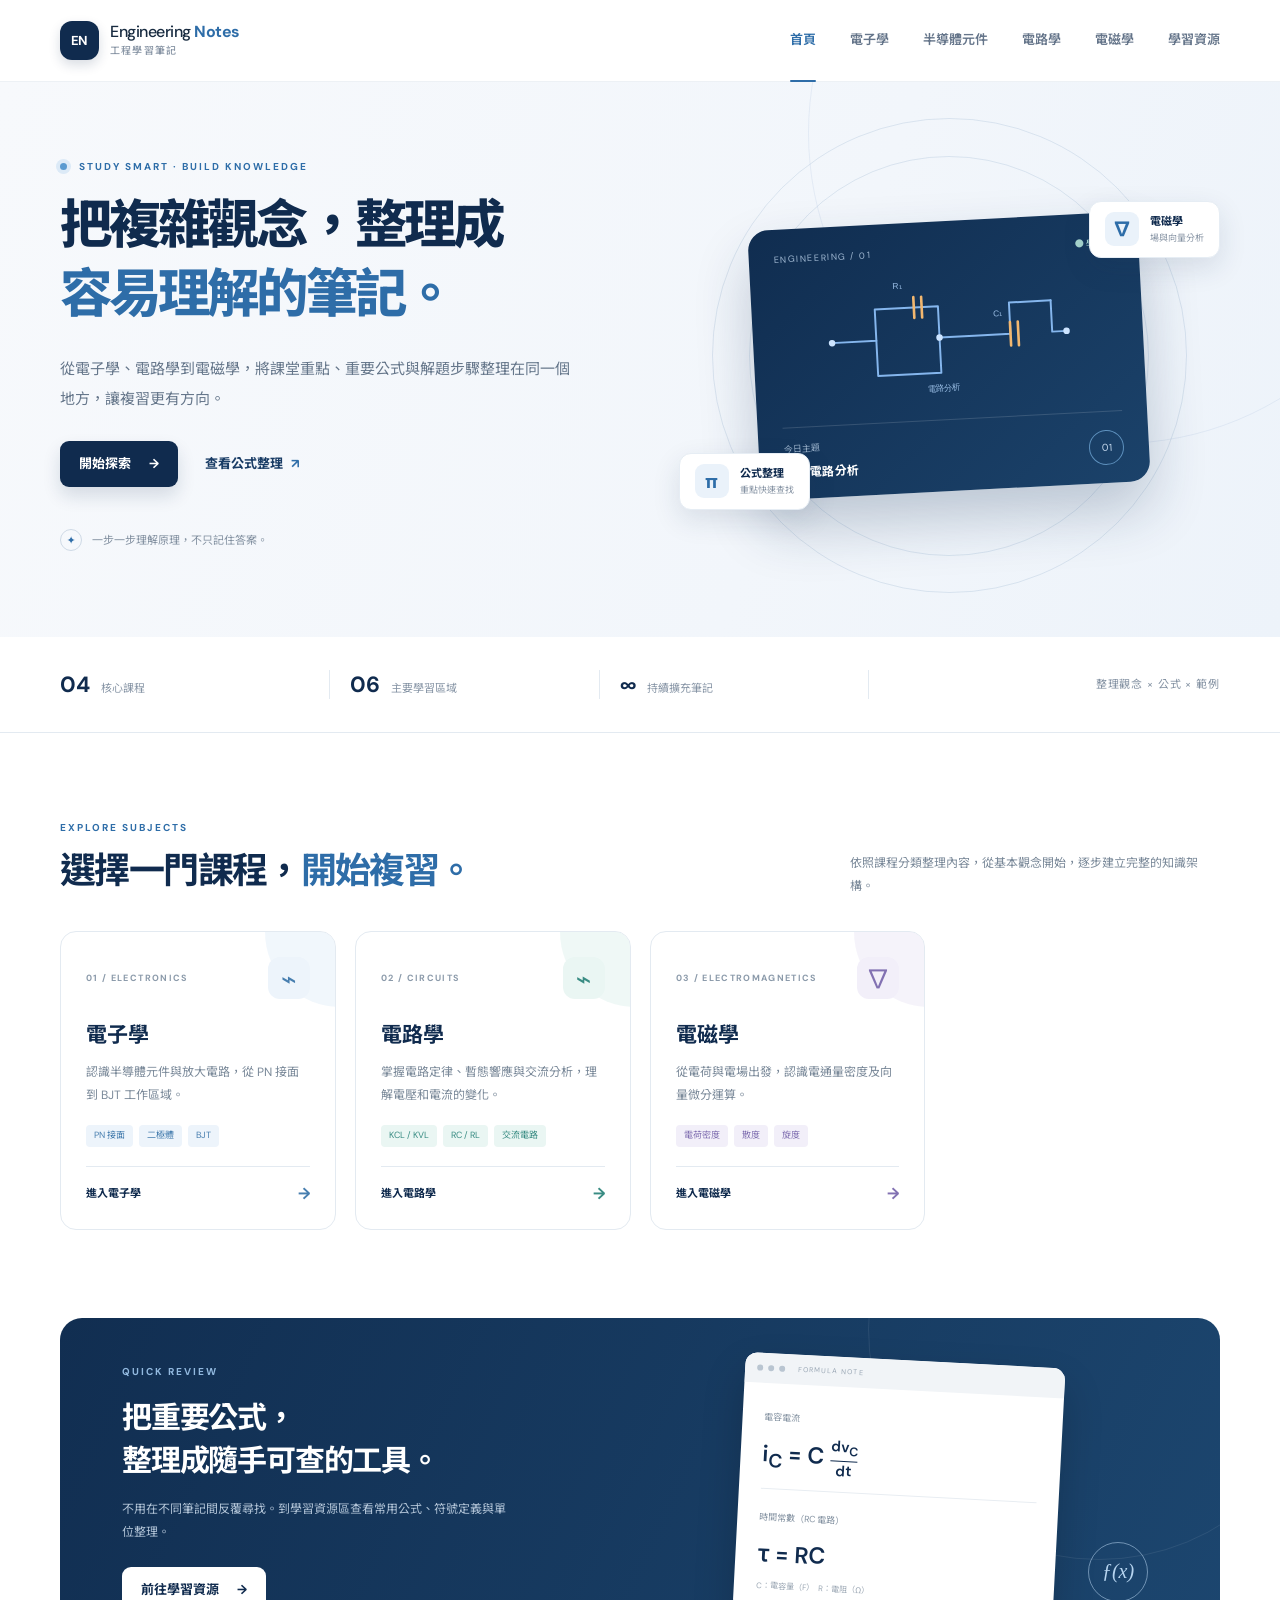
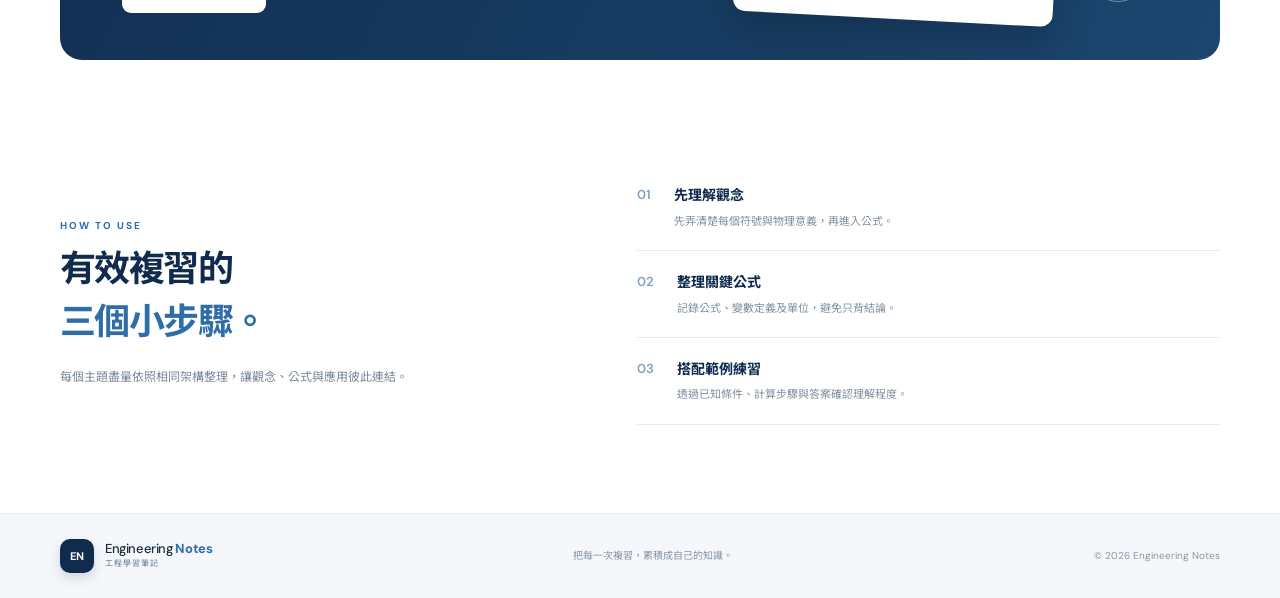
<file: index.html>
<!doctype html>
<html lang="zh-Hant">
<head>
  <meta charset="utf-8">
  <meta name="viewport" content="width=device-width, initial-scale=1">
  <meta name="description" content="整理電子學、半導體元件、電路學與電磁學的觀念、公式和解題範例。">
  <title>Engineering Notes｜工程學習筆記</title>
  <link rel="stylesheet" href="css/style.css">
  <script src="js/main.js" defer></script>
</head>
<body>
  <a class="skip-link" href="#main">跳到主要內容</a>
  <header class="site-header">
    <div class="container nav-wrap">
      <a class="brand" href="index.html" aria-label="Engineering Notes 首頁"><span class="brand-mark">EN</span><span>Engineering <b>Notes</b><small>工程學習筆記</small></span></a>
      <button class="menu-toggle" type="button" aria-expanded="false" aria-controls="primary-nav"><span></span><span></span><span></span><b class="sr-only">切換導覽選單</b></button>
      <nav class="primary-nav" id="primary-nav" aria-label="主要導覽">
        <a class="active" href="index.html" aria-current="page">首頁</a>
        <a href="pages/electronics.html">電子學</a>
        <a href="pages/semiconductor-devices.html">半導體元件</a>
        <a href="pages/circuits.html">電路學</a>
        <a href="pages/electromagnetics.html">電磁學</a>
        <a href="pages/resources.html">學習資源</a>
      </nav>
    </div>
  </header>

  <main id="main">
    <section class="hero">
      <div class="container hero-grid">
        <div class="hero-copy">
          <p class="eyebrow"><span class="eyebrow-dot"></span> STUDY SMART · BUILD KNOWLEDGE</p>
          <h1>把複雜觀念，整理成<br><span>容易理解的筆記。</span></h1>
          <p class="hero-lead">從電子學、電路學到電磁學，將課堂重點、重要公式與解題步驟整理在同一個地方，讓複習更有方向。</p>
          <div class="hero-actions"><a class="button button-primary" href="#courses">開始探索 <span aria-hidden="true">→</span></a><a class="text-link" href="pages/resources.html">查看公式整理 <span aria-hidden="true">↗</span></a></div>
          <div class="hero-note"><span class="note-icon">✦</span><span>一步一步理解原理，不只記住答案。</span></div>
        </div>
        <div class="hero-visual" aria-label="工程學習主題示意圖">
          <div class="visual-card visual-card-main">
            <div class="visual-top"><span class="visual-label">ENGINEERING / 01</span><span class="live-dot">● 學習中</span></div>
            <div class="circuit-art" aria-hidden="true">
              <svg viewBox="0 0 440 230" role="img" aria-label="簡化電路示意圖">
                <g fill="none" stroke="#85b6ed" stroke-width="3" stroke-linecap="round" stroke-linejoin="round">
                  <path d="M42 112 H110 M110 112 V64 H170 M170 64 H207 M207 64 V112 H260 M260 112 H316 M316 112 V64 H380"/>
                  <path d="M110 112 V166 H170 M170 166 H207 M207 166 V112"/>
                  <path d="M170 48 V80 M182 48 V80" stroke="#f2b76f" stroke-width="4"/>
                  <path d="M316 94 V130 M328 94 V130" stroke="#f2b76f" stroke-width="4"/>
                  <path d="M380 64 V112 H402"/>
                </g>
                <g fill="#cde4ff"><circle cx="42" cy="112" r="5"/><circle cx="402" cy="112" r="5"/><circle cx="207" cy="112" r="5"/></g>
                <g fill="#9bbfe6" font-size="13" font-family="Arial,sans-serif"><text x="139" y="34">R₁</text><text x="291" y="84">C₁</text><text x="185" y="194">電路分析</text></g>
              </svg>
            </div>
            <div class="visual-bottom"><div><small>今日主題</small><strong>基礎電路分析</strong></div><span class="progress-ring">01</span></div>
          </div>
          <div class="floating-chip chip-one"><span class="chip-symbol">∇</span><span><b>電磁學</b><small>場與向量分析</small></span></div>
          <div class="floating-chip chip-two"><span class="chip-symbol">π</span><span><b>公式整理</b><small>重點快速查找</small></span></div>
          <div class="hero-orbit orbit-one"></div><div class="hero-orbit orbit-two"></div>
        </div>
      </div>
    </section>

    <section class="stats-strip" aria-label="網站內容概覽"><div class="container stats-grid"><div><strong>04</strong><span>核心課程</span></div><div><strong>06</strong><span>主要學習區域</span></div><div><strong>∞</strong><span>持續擴充筆記</span></div><p>整理觀念 × 公式 × 範例</p></div></section>

    <section class="section courses-section" id="courses">
      <div class="container">
        <div class="section-heading"><div><p class="eyebrow">EXPLORE SUBJECTS</p><h2>選擇一門課程，<span>開始複習。</span></h2></div><p class="section-description">依照課程分類整理內容，從基本觀念開始，逐步建立完整的知識架構。</p></div>
        <div class="course-grid">
          <article class="course-card course-blue"><div class="course-card-top"><span class="course-index">01 / ELECTRONICS</span><span class="course-icon">⌁</span></div><h3>電子學</h3><p>認識半導體元件與放大電路，從 PN 接面到 BJT 工作區域。</p><div class="tag-row"><span>PN 接面</span><span>二極體</span><span>BJT</span></div><a class="card-link" href="pages/electronics.html">進入電子學 <span>→</span></a></article>
          <article class="course-card course-teal"><div class="course-card-top"><span class="course-index">02 / CIRCUITS</span><span class="course-icon">⌁</span></div><h3>電路學</h3><p>掌握電路定律、暫態響應與交流分析，理解電壓和電流的變化。</p><div class="tag-row"><span>KCL / KVL</span><span>RC / RL</span><span>交流電路</span></div><a class="card-link" href="pages/circuits.html">進入電路學 <span>→</span></a></article>
          <article class="course-card course-violet"><div class="course-card-top"><span class="course-index">03 / ELECTROMAGNETICS</span><span class="course-icon">∇</span></div><h3>電磁學</h3><p>從電荷與電場出發，認識電通量密度及向量微分運算。</p><div class="tag-row"><span>電荷密度</span><span>散度</span><span>旋度</span></div><a class="card-link" href="pages/electromagnetics.html">進入電磁學 <span>→</span></a></article>
        </div>
      </div>
    </section>

    <section class="section featured-section"><div class="container featured-panel"><div class="featured-copy"><p class="eyebrow">QUICK REVIEW</p><h2>把重要公式，<br>整理成隨手可查的工具。</h2><p>不用在不同筆記間反覆尋找。到學習資源區查看常用公式、符號定義與單位整理。</p><a class="button button-light" href="pages/resources.html">前往學習資源 <span>→</span></a></div><div class="formula-preview"><div class="formula-window"><div class="window-bar"><i></i><i></i><i></i><span>FORMULA NOTE</span></div><div class="formula-content"><small>電容電流</small><div class="formula">i<sub>C</sub> = C <span class="fraction"><span>dv<sub>C</sub></span><span>dt</span></span></div><div class="formula-divider"></div><small>時間常數（RC 電路）</small><div class="formula">τ = RC</div><div class="formula-caption">C：電容量（F）　R：電阻（Ω）</div></div></div><div class="formula-orb">ƒ(x)</div></div></div></section>

    <section class="section learning-section"><div class="container learning-grid"><div><p class="eyebrow">HOW TO USE</p><h2>有效複習的<br><span>三個小步驟。</span></h2><p class="section-description">每個主題盡量依照相同架構整理，讓觀念、公式與應用彼此連結。</p></div><div class="learning-steps"><article><span>01</span><div><h3>先理解觀念</h3><p>先弄清楚每個符號與物理意義，再進入公式。</p></div></article><article><span>02</span><div><h3>整理關鍵公式</h3><p>記錄公式、變數定義及單位，避免只背結論。</p></div></article><article><span>03</span><div><h3>搭配範例練習</h3><p>透過已知條件、計算步驟與答案確認理解程度。</p></div></article></div></div></section>
  </main>

  <footer class="site-footer"><div class="container footer-inner"><a class="brand brand-footer" href="index.html"><span class="brand-mark">EN</span><span>Engineering <b>Notes</b><small>工程學習筆記</small></span></a><p>把每一次複習，累積成自己的知識。</p><span class="copyright">© <span data-year></span> Engineering Notes</span></div></footer>
</body>
</html>
</file>
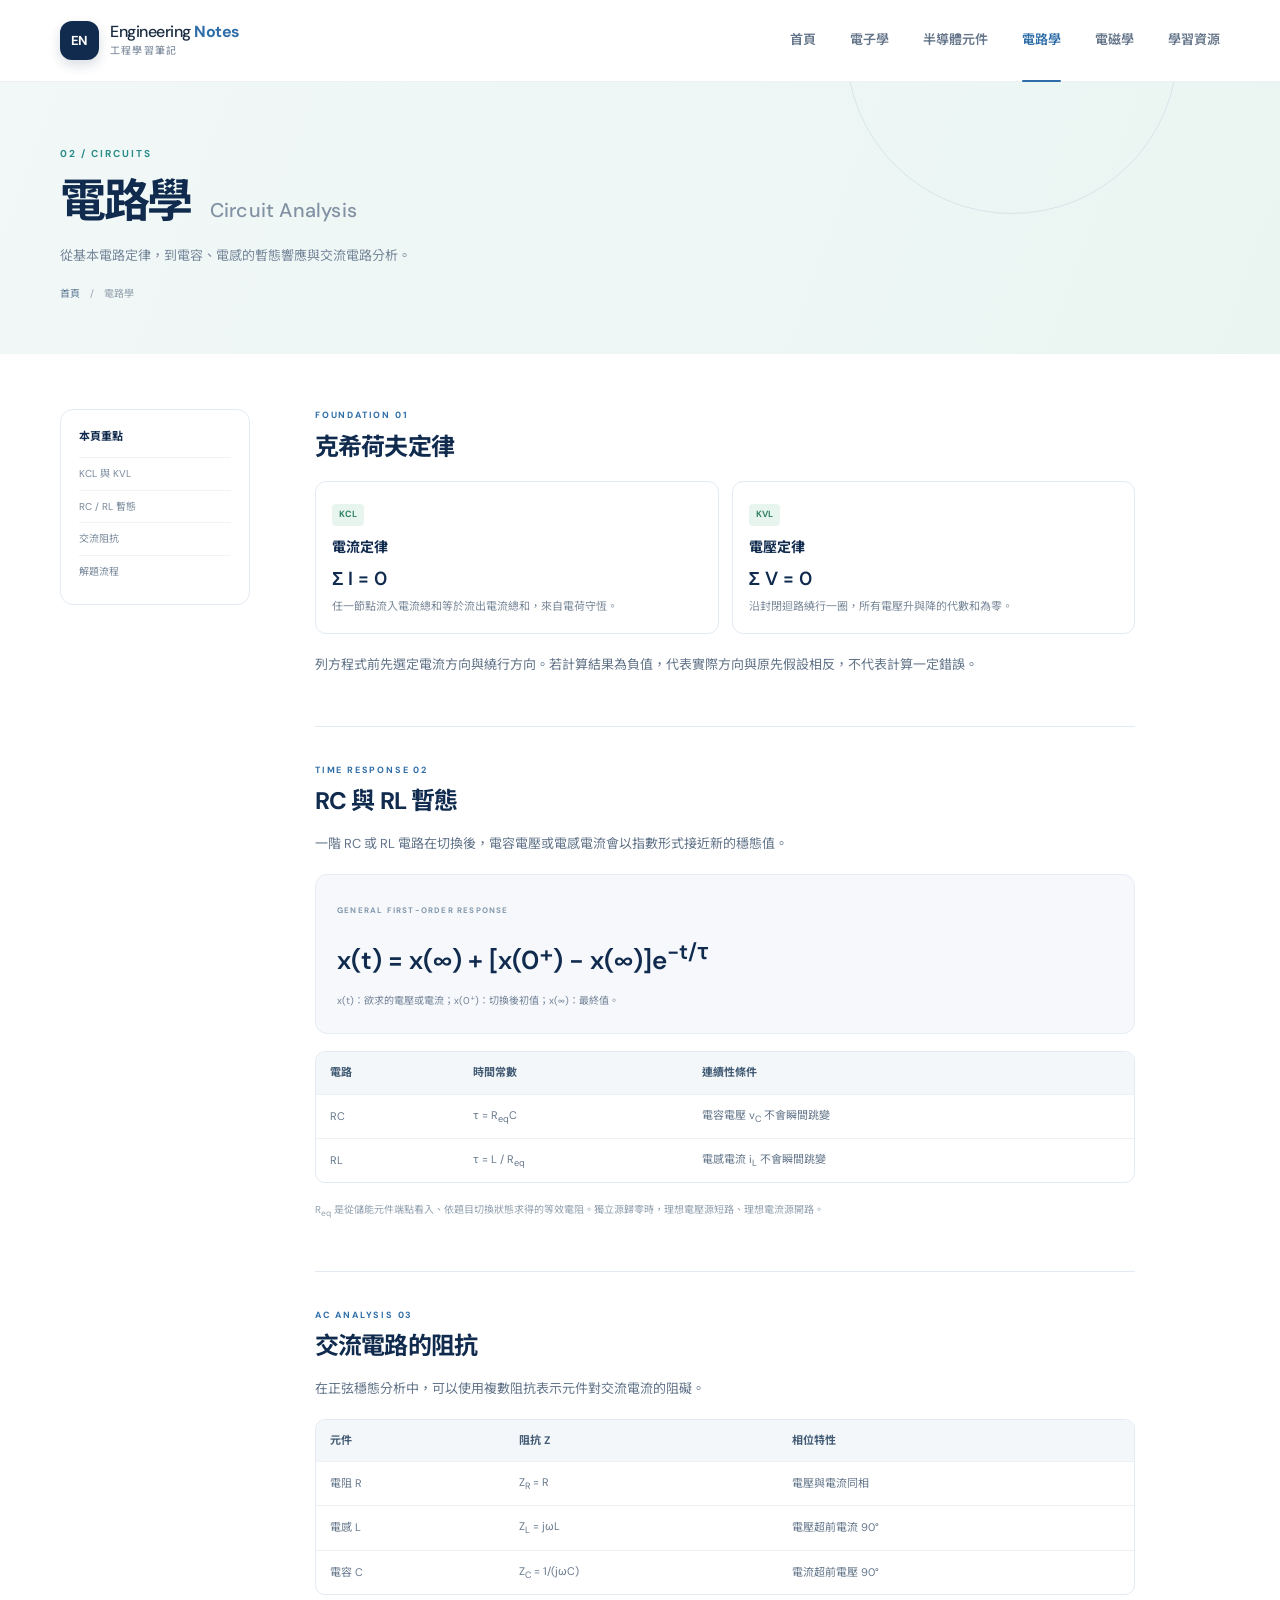
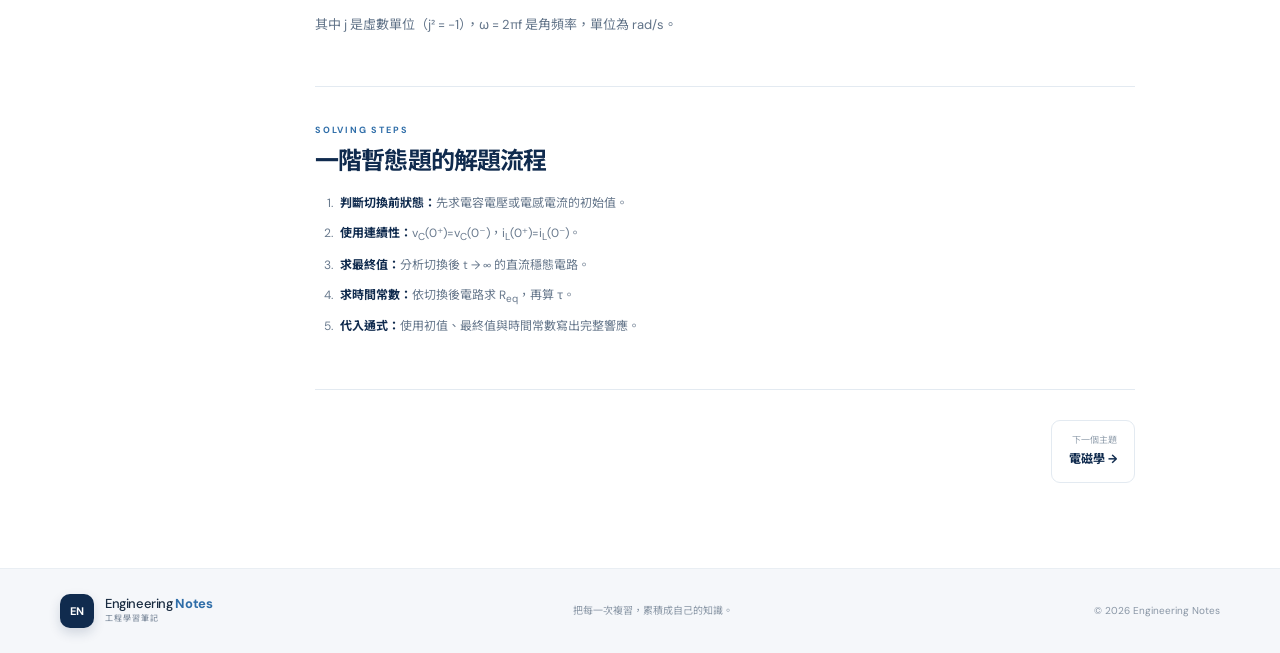
<file: pages/circuits.html>
<!doctype html>
<html lang="zh-Hant">
<head><meta charset="utf-8"><meta name="viewport" content="width=device-width, initial-scale=1"><meta name="description" content="電路學筆記：KCL、KVL、RC/RL 暫態與交流阻抗。"><title>電路學｜Engineering Notes</title><link rel="stylesheet" href="../css/style.css"><script src="../js/main.js" defer></script></head>
<body><a class="skip-link" href="#main">跳到主要內容</a>
<header class="site-header"><div class="container nav-wrap"><a class="brand" href="../index.html"><span class="brand-mark">EN</span><span>Engineering <b>Notes</b><small>工程學習筆記</small></span></a><button class="menu-toggle" type="button" aria-expanded="false" aria-controls="primary-nav"><span></span><span></span><span></span><b class="sr-only">切換導覽選單</b></button><nav class="primary-nav" id="primary-nav" aria-label="主要導覽"><a href="../index.html">首頁</a><a href="electronics.html">電子學</a><a href="semiconductor-devices.html">半導體元件</a><a class="active" href="circuits.html" aria-current="page">電路學</a><a href="electromagnetics.html">電磁學</a><a href="resources.html">學習資源</a></nav></div></header>
<main id="main"><section class="page-hero page-hero-teal"><div class="container"><p class="eyebrow">02 / CIRCUITS</p><h1>電路學 <span>Circuit Analysis</span></h1><p>從基本電路定律，到電容、電感的暫態響應與交流電路分析。</p><div class="breadcrumb"><a href="../index.html">首頁</a><span>/</span><span>電路學</span></div></div></section>
<section class="section content-section"><div class="container article-layout"><aside class="topic-nav"><p class="topic-nav-title">本頁重點</p><a href="#laws">KCL 與 KVL</a><a href="#transient">RC / RL 暫態</a><a href="#ac">交流阻抗</a><a href="#example">解題流程</a></aside><div class="article-content">
<section class="note-block" id="laws"><p class="eyebrow">FOUNDATION 01</p><h2>克希荷夫定律</h2><div class="two-column-info"><div class="mini-info"><span class="mini-label positive">KCL</span><h4>電流定律</h4><div class="mini-equation">Σ I = 0</div><p>任一節點流入電流總和等於流出電流總和，來自電荷守恆。</p></div><div class="mini-info"><span class="mini-label positive">KVL</span><h4>電壓定律</h4><div class="mini-equation">Σ V = 0</div><p>沿封閉迴路繞行一圈，所有電壓升與降的代數和為零。</p></div></div><p>列方程式前先選定電流方向與繞行方向。若計算結果為負值，代表實際方向與原先假設相反，不代表計算一定錯誤。</p></section>
<section class="note-block" id="transient"><p class="eyebrow">TIME RESPONSE 02</p><h2>RC 與 RL 暫態</h2><p>一階 RC 或 RL 電路在切換後，電容電壓或電感電流會以指數形式接近新的穩態值。</p><div class="equation-card"><span class="equation-label">GENERAL FIRST-ORDER RESPONSE</span><div class="equation">x(t) = x(∞) + [x(0⁺) − x(∞)]e<sup>−t/τ</sup></div><p>x(t)：欲求的電壓或電流；x(0⁺)：切換後初值；x(∞)：最終值。</p></div><div class="table-wrap"><table><thead><tr><th>電路</th><th>時間常數</th><th>連續性條件</th></tr></thead><tbody><tr><td>RC</td><td>τ = R<sub>eq</sub>C</td><td>電容電壓 v<sub>C</sub> 不會瞬間跳變</td></tr><tr><td>RL</td><td>τ = L / R<sub>eq</sub></td><td>電感電流 i<sub>L</sub> 不會瞬間跳變</td></tr></tbody></table></div><p class="small-note">R<sub>eq</sub> 是從儲能元件端點看入、依題目切換狀態求得的等效電阻。獨立源歸零時，理想電壓源短路、理想電流源開路。</p></section>
<section class="note-block" id="ac"><p class="eyebrow">AC ANALYSIS 03</p><h2>交流電路的阻抗</h2><p>在正弦穩態分析中，可以使用複數阻抗表示元件對交流電流的阻礙。</p><div class="table-wrap"><table><thead><tr><th>元件</th><th>阻抗 Z</th><th>相位特性</th></tr></thead><tbody><tr><td>電阻 R</td><td>Z<sub>R</sub> = R</td><td>電壓與電流同相</td></tr><tr><td>電感 L</td><td>Z<sub>L</sub> = jωL</td><td>電壓超前電流 90°</td></tr><tr><td>電容 C</td><td>Z<sub>C</sub> = 1/(jωC)</td><td>電流超前電壓 90°</td></tr></tbody></table></div><p>其中 j 是虛數單位（j² = −1），ω = 2πf 是角頻率，單位為 rad/s。</p></section>
<section class="note-block" id="example"><p class="eyebrow">SOLVING STEPS</p><h2>一階暫態題的解題流程</h2><ol class="number-steps"><li><b>判斷切換前狀態：</b>先求電容電壓或電感電流的初始值。</li><li><b>使用連續性：</b>v<sub>C</sub>(0⁺)=v<sub>C</sub>(0⁻)，i<sub>L</sub>(0⁺)=i<sub>L</sub>(0⁻)。</li><li><b>求最終值：</b>分析切換後 t → ∞ 的直流穩態電路。</li><li><b>求時間常數：</b>依切換後電路求 R<sub>eq</sub>，再算 τ。</li><li><b>代入通式：</b>使用初值、最終值與時間常數寫出完整響應。</li></ol></section><div class="page-next"><a href="electromagnetics.html"><span>下一個主題</span><strong>電磁學 →</strong></a></div></div></div></section></main>
<footer class="site-footer"><div class="container footer-inner"><a class="brand brand-footer" href="../index.html"><span class="brand-mark">EN</span><span>Engineering <b>Notes</b><small>工程學習筆記</small></span></a><p>把每一次複習，累積成自己的知識。</p><span class="copyright">© <span data-year></span> Engineering Notes</span></div></footer></body></html>
</file>
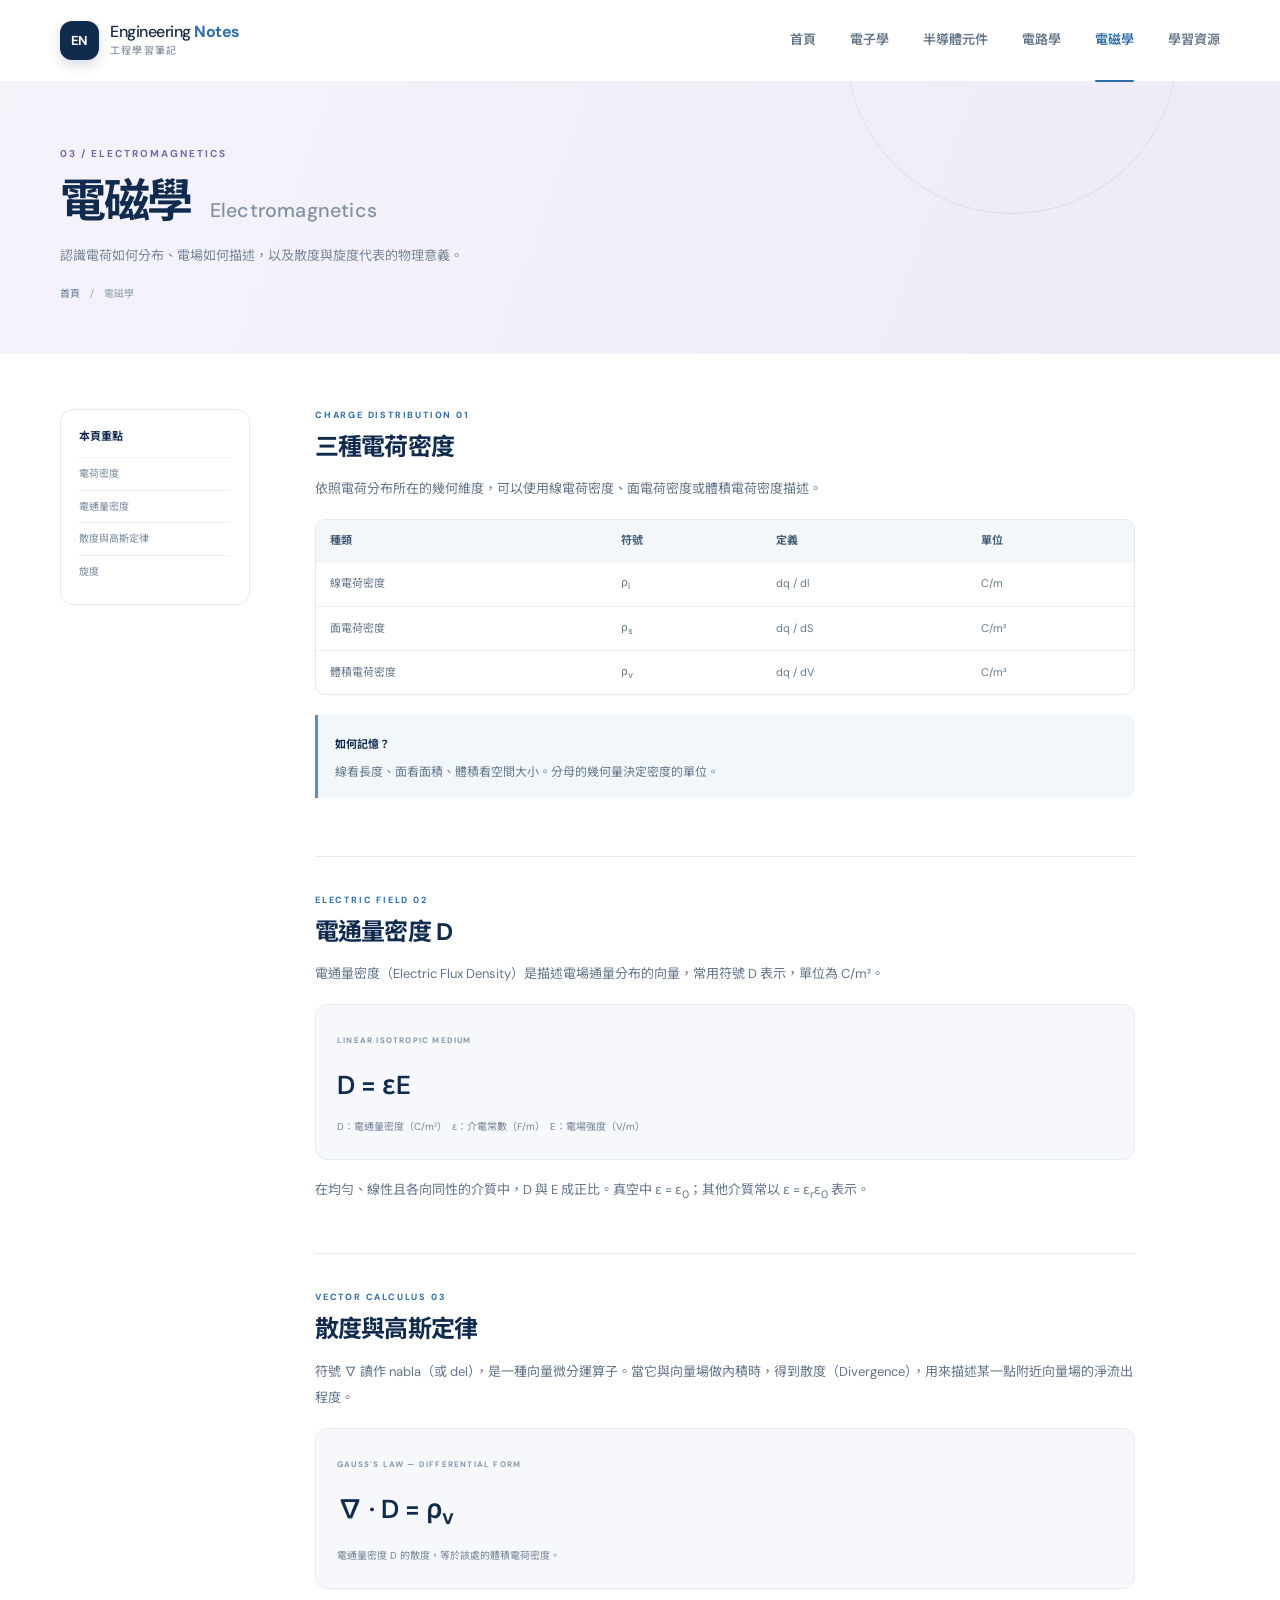
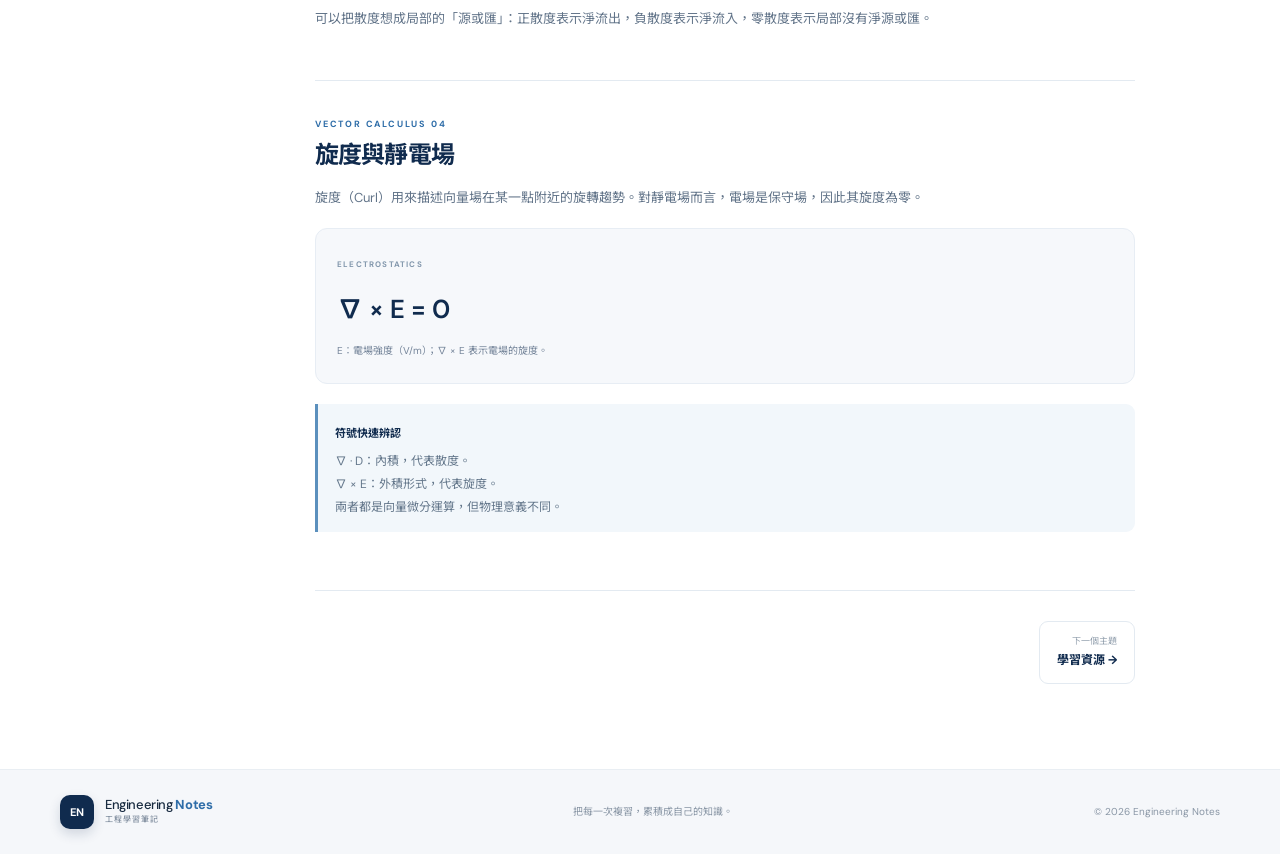
<file: pages/electromagnetics.html>
<!doctype html>
<html lang="zh-Hant">
<head><meta charset="utf-8"><meta name="viewport" content="width=device-width, initial-scale=1"><meta name="description" content="電磁學筆記：電荷密度、電通量密度、散度與旋度。"><title>電磁學｜Engineering Notes</title><link rel="stylesheet" href="../css/style.css"><script src="../js/main.js" defer></script></head>
<body><a class="skip-link" href="#main">跳到主要內容</a>
<header class="site-header"><div class="container nav-wrap"><a class="brand" href="../index.html"><span class="brand-mark">EN</span><span>Engineering <b>Notes</b><small>工程學習筆記</small></span></a><button class="menu-toggle" type="button" aria-expanded="false" aria-controls="primary-nav"><span></span><span></span><span></span><b class="sr-only">切換導覽選單</b></button><nav class="primary-nav" id="primary-nav" aria-label="主要導覽"><a href="../index.html">首頁</a><a href="electronics.html">電子學</a><a href="semiconductor-devices.html">半導體元件</a><a href="circuits.html">電路學</a><a class="active" href="electromagnetics.html" aria-current="page">電磁學</a><a href="resources.html">學習資源</a></nav></div></header>
<main id="main"><section class="page-hero page-hero-violet"><div class="container"><p class="eyebrow">03 / ELECTROMAGNETICS</p><h1>電磁學 <span>Electromagnetics</span></h1><p>認識電荷如何分布、電場如何描述，以及散度與旋度代表的物理意義。</p><div class="breadcrumb"><a href="../index.html">首頁</a><span>/</span><span>電磁學</span></div></div></section>
<section class="section content-section"><div class="container article-layout"><aside class="topic-nav"><p class="topic-nav-title">本頁重點</p><a href="#density">電荷密度</a><a href="#flux">電通量密度</a><a href="#divergence">散度與高斯定律</a><a href="#curl">旋度</a></aside><div class="article-content">
<section class="note-block" id="density"><p class="eyebrow">CHARGE DISTRIBUTION 01</p><h2>三種電荷密度</h2><p>依照電荷分布所在的幾何維度，可以使用線電荷密度、面電荷密度或體積電荷密度描述。</p><div class="table-wrap"><table><thead><tr><th>種類</th><th>符號</th><th>定義</th><th>單位</th></tr></thead><tbody><tr><td>線電荷密度</td><td>ρ<sub>l</sub></td><td>dq / dl</td><td>C/m</td></tr><tr><td>面電荷密度</td><td>ρ<sub>s</sub></td><td>dq / dS</td><td>C/m²</td></tr><tr><td>體積電荷密度</td><td>ρ<sub>v</sub></td><td>dq / dV</td><td>C/m³</td></tr></tbody></table></div><div class="concept-callout"><strong>如何記憶？</strong><p>線看長度、面看面積、體積看空間大小。分母的幾何量決定密度的單位。</p></div></section>
<section class="note-block" id="flux"><p class="eyebrow">ELECTRIC FIELD 02</p><h2>電通量密度 D</h2><p>電通量密度（Electric Flux Density）是描述電場通量分布的向量，常用符號 D 表示，單位為 C/m²。</p><div class="equation-card"><span class="equation-label">LINEAR ISOTROPIC MEDIUM</span><div class="equation">D = εE</div><p>D：電通量密度（C/m²）　ε：介電常數（F/m）　E：電場強度（V/m）</p></div><p>在均勻、線性且各向同性的介質中，D 與 E 成正比。真空中 ε = ε<sub>0</sub>；其他介質常以 ε = ε<sub>r</sub>ε<sub>0</sub> 表示。</p></section>
<section class="note-block" id="divergence"><p class="eyebrow">VECTOR CALCULUS 03</p><h2>散度與高斯定律</h2><p>符號 ∇ 讀作 nabla（或 del），是一種向量微分運算子。當它與向量場做內積時，得到散度（Divergence），用來描述某一點附近向量場的淨流出程度。</p><div class="equation-card"><span class="equation-label">GAUSS'S LAW — DIFFERENTIAL FORM</span><div class="equation">∇ · D = ρ<sub>v</sub></div><p>電通量密度 D 的散度，等於該處的體積電荷密度。</p></div><p>可以把散度想成局部的「源或匯」：正散度表示淨流出，負散度表示淨流入，零散度表示局部沒有淨源或匯。</p></section>
<section class="note-block" id="curl"><p class="eyebrow">VECTOR CALCULUS 04</p><h2>旋度與靜電場</h2><p>旋度（Curl）用來描述向量場在某一點附近的旋轉趨勢。對靜電場而言，電場是保守場，因此其旋度為零。</p><div class="equation-card"><span class="equation-label">ELECTROSTATICS</span><div class="equation">∇ × E = 0</div><p>E：電場強度（V/m）；∇ × E 表示電場的旋度。</p></div><div class="concept-callout"><strong>符號快速辨認</strong><p>∇ · D：內積，代表散度。<br>∇ × E：外積形式，代表旋度。<br>兩者都是向量微分運算，但物理意義不同。</p></div></section><div class="page-next"><a href="resources.html"><span>下一個主題</span><strong>學習資源 →</strong></a></div></div></div></section></main>
<footer class="site-footer"><div class="container footer-inner"><a class="brand brand-footer" href="../index.html"><span class="brand-mark">EN</span><span>Engineering <b>Notes</b><small>工程學習筆記</small></span></a><p>把每一次複習，累積成自己的知識。</p><span class="copyright">© <span data-year></span> Engineering Notes</span></div></footer></body></html>
</file>
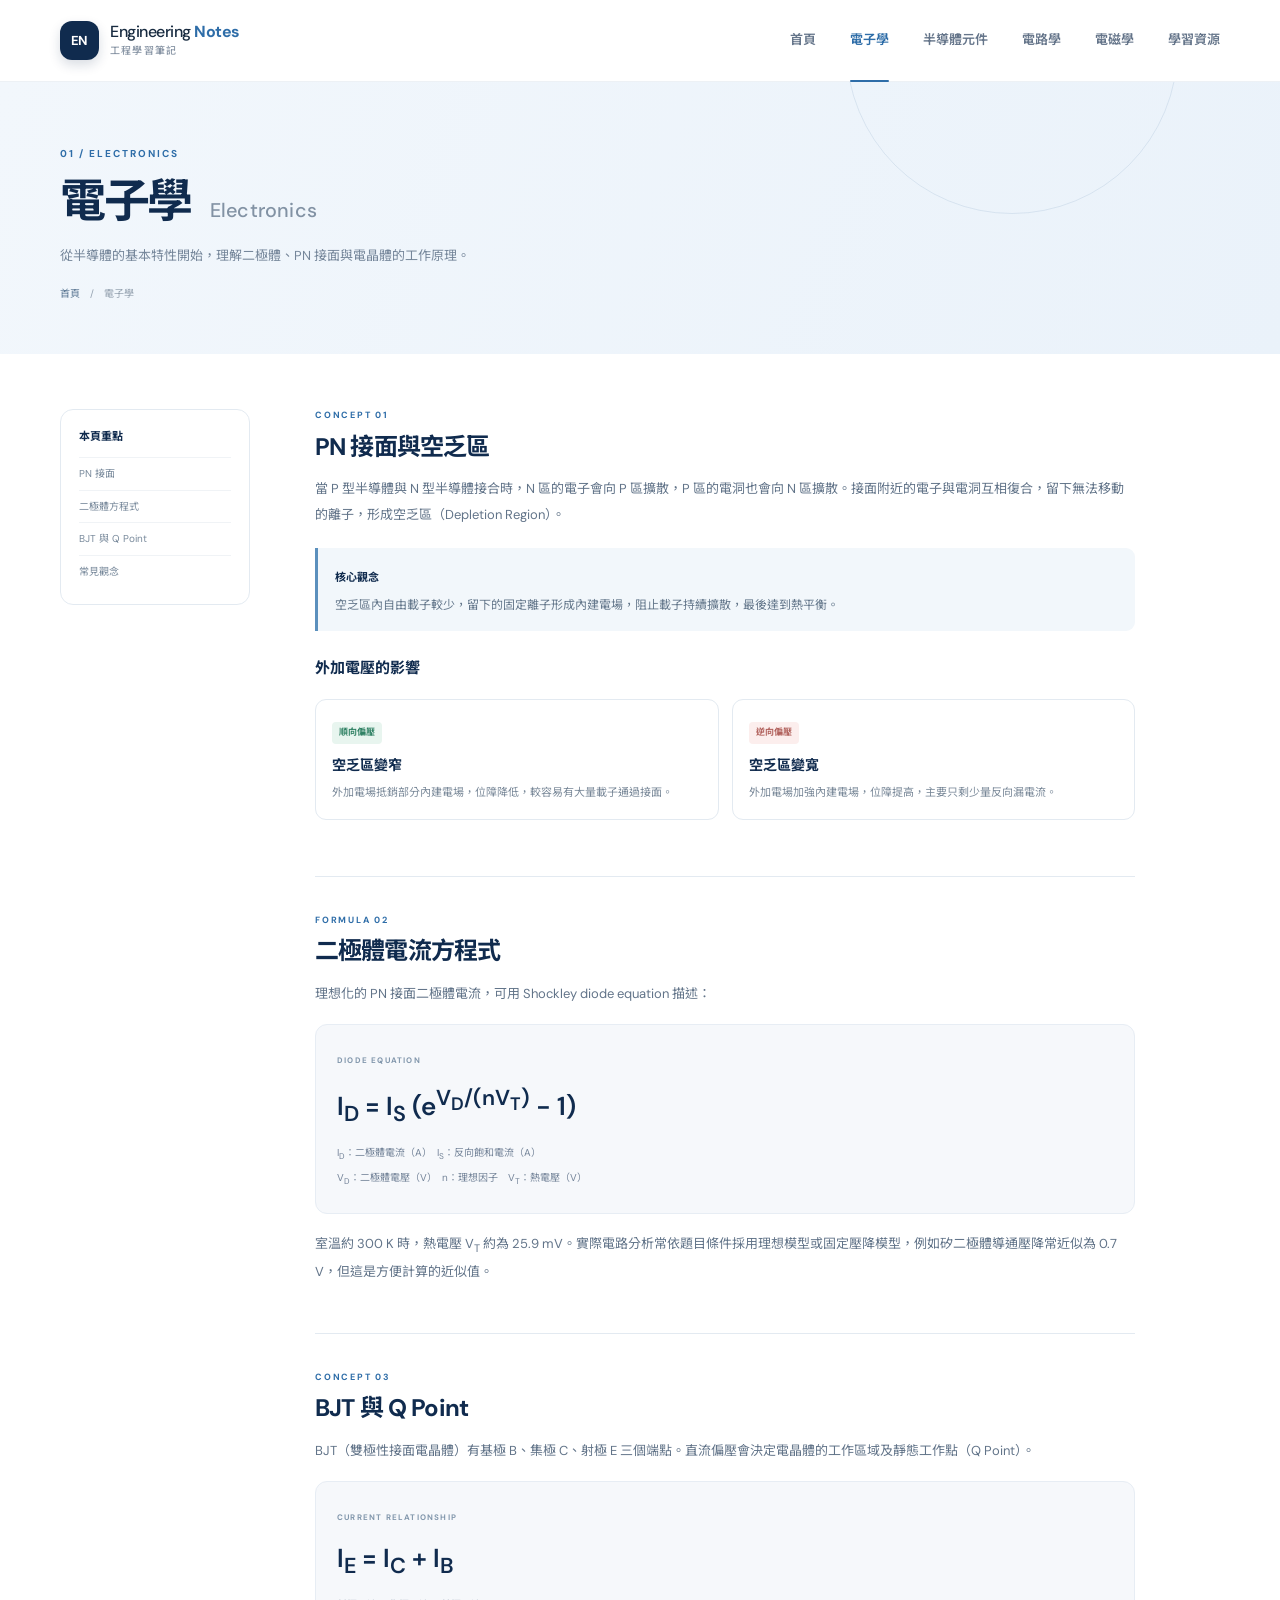
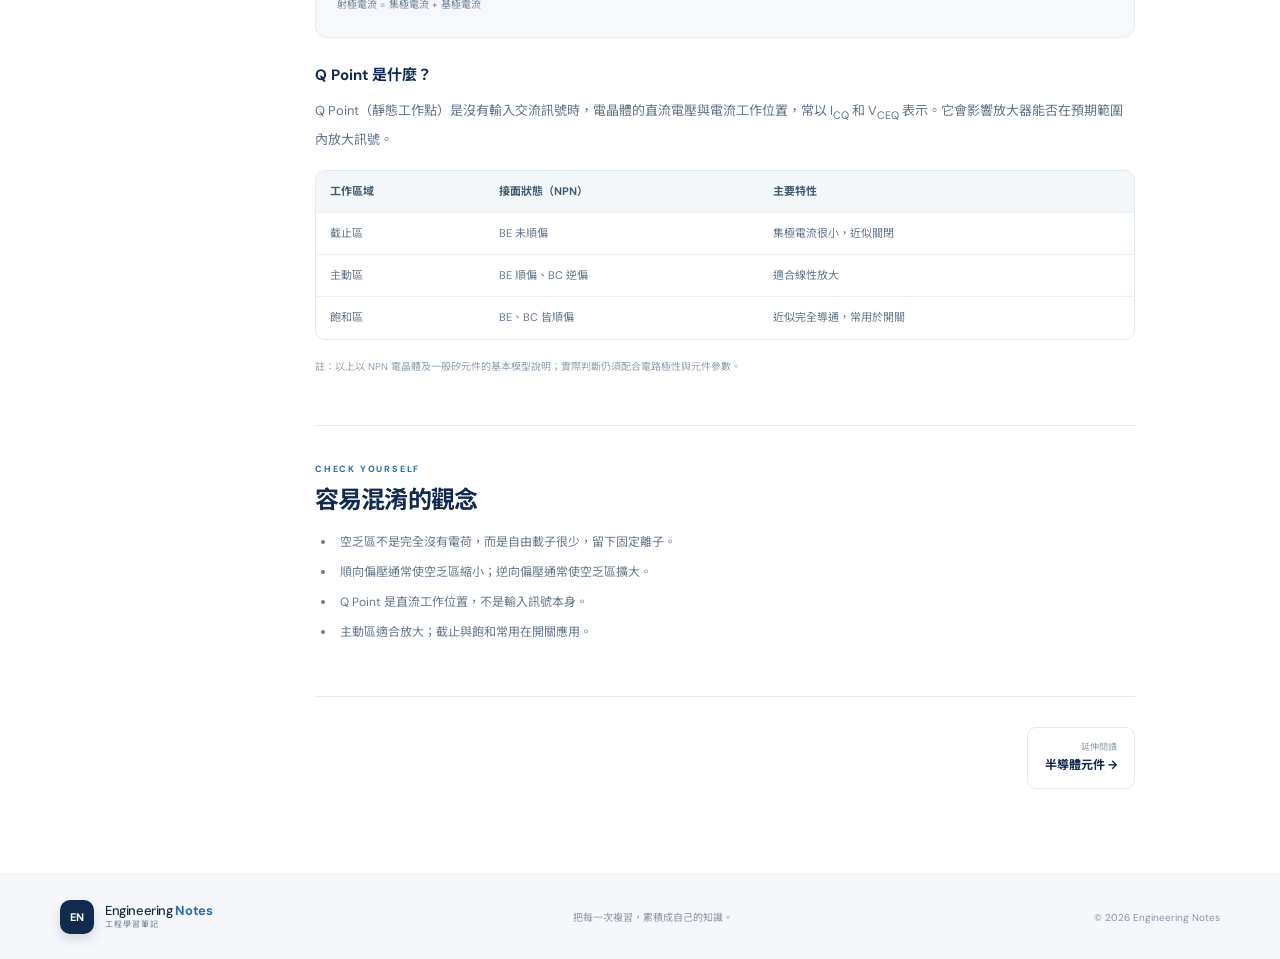
<file: pages/electronics.html>
<!doctype html>
<html lang="zh-Hant">
<head><meta charset="utf-8"><meta name="viewport" content="width=device-width, initial-scale=1"><meta name="description" content="電子學筆記：PN 接面、二極體、BJT 與 Q Point。"><title>電子學｜Engineering Notes</title><link rel="stylesheet" href="../css/style.css"><script src="../js/main.js" defer></script></head>
<body><a class="skip-link" href="#main">跳到主要內容</a>
<header class="site-header"><div class="container nav-wrap"><a class="brand" href="../index.html"><span class="brand-mark">EN</span><span>Engineering <b>Notes</b><small>工程學習筆記</small></span></a><button class="menu-toggle" type="button" aria-expanded="false" aria-controls="primary-nav"><span></span><span></span><span></span><b class="sr-only">切換導覽選單</b></button><nav class="primary-nav" id="primary-nav" aria-label="主要導覽"><a href="../index.html">首頁</a><a class="active" href="electronics.html" aria-current="page">電子學</a><a href="semiconductor-devices.html">半導體元件</a><a href="circuits.html">電路學</a><a href="electromagnetics.html">電磁學</a><a href="resources.html">學習資源</a></nav></div></header>
<main id="main"><section class="page-hero page-hero-blue"><div class="container"><p class="eyebrow">01 / ELECTRONICS</p><h1>電子學 <span>Electronics</span></h1><p>從半導體的基本特性開始，理解二極體、PN 接面與電晶體的工作原理。</p><div class="breadcrumb"><a href="../index.html">首頁</a><span>/</span><span>電子學</span></div></div></section>
<section class="section content-section"><div class="container article-layout"><aside class="topic-nav"><p class="topic-nav-title">本頁重點</p><a href="#pn">PN 接面</a><a href="#diode">二極體方程式</a><a href="#bjt">BJT 與 Q Point</a><a href="#common">常見觀念</a></aside><div class="article-content"><section class="note-block" id="pn"><p class="eyebrow">CONCEPT 01</p><h2>PN 接面與空乏區</h2><p>當 P 型半導體與 N 型半導體接合時，N 區的電子會向 P 區擴散，P 區的電洞也會向 N 區擴散。接面附近的電子與電洞互相復合，留下無法移動的離子，形成空乏區（Depletion Region）。</p><div class="concept-callout"><strong>核心觀念</strong><p>空乏區內自由載子較少，留下的固定離子形成內建電場，阻止載子持續擴散，最後達到熱平衡。</p></div><h3>外加電壓的影響</h3><div class="two-column-info"><div class="mini-info"><span class="mini-label positive">順向偏壓</span><h4>空乏區變窄</h4><p>外加電場抵銷部分內建電場，位障降低，較容易有大量載子通過接面。</p></div><div class="mini-info"><span class="mini-label negative">逆向偏壓</span><h4>空乏區變寬</h4><p>外加電場加強內建電場，位障提高，主要只剩少量反向漏電流。</p></div></div></section>
<section class="note-block" id="diode"><p class="eyebrow">FORMULA 02</p><h2>二極體電流方程式</h2><p>理想化的 PN 接面二極體電流，可用 Shockley diode equation 描述：</p><div class="equation-card"><span class="equation-label">DIODE EQUATION</span><div class="equation">I<sub>D</sub> = I<sub>S</sub> (e<sup>V<sub>D</sub>/(nV<sub>T</sub>)</sup> − 1)</div><p>I<sub>D</sub>：二極體電流（A）　I<sub>S</sub>：反向飽和電流（A）</p><p>V<sub>D</sub>：二極體電壓（V）　n：理想因子　V<sub>T</sub>：熱電壓（V）</p></div><p>室溫約 300 K 時，熱電壓 V<sub>T</sub> 約為 25.9 mV。實際電路分析常依題目條件採用理想模型或固定壓降模型，例如矽二極體導通壓降常近似為 0.7 V，但這是方便計算的近似值。</p></section>
<section class="note-block" id="bjt"><p class="eyebrow">CONCEPT 03</p><h2>BJT 與 Q Point</h2><p>BJT（雙極性接面電晶體）有基極 B、集極 C、射極 E 三個端點。直流偏壓會決定電晶體的工作區域及靜態工作點（Q Point）。</p><div class="equation-card"><span class="equation-label">CURRENT RELATIONSHIP</span><div class="equation">I<sub>E</sub> = I<sub>C</sub> + I<sub>B</sub></div><p>射極電流 = 集極電流 + 基極電流</p></div><h3>Q Point 是什麼？</h3><p>Q Point（靜態工作點）是沒有輸入交流訊號時，電晶體的直流電壓與電流工作位置，常以 I<sub>CQ</sub> 和 V<sub>CEQ</sub> 表示。它會影響放大器能否在預期範圍內放大訊號。</p><div class="table-wrap"><table><thead><tr><th>工作區域</th><th>接面狀態（NPN）</th><th>主要特性</th></tr></thead><tbody><tr><td>截止區</td><td>BE 未順偏</td><td>集極電流很小，近似關閉</td></tr><tr><td>主動區</td><td>BE 順偏、BC 逆偏</td><td>適合線性放大</td></tr><tr><td>飽和區</td><td>BE、BC 皆順偏</td><td>近似完全導通，常用於開關</td></tr></tbody></table></div><p class="small-note">註：以上以 NPN 電晶體及一般矽元件的基本模型說明；實際判斷仍須配合電路極性與元件參數。</p></section>
<section class="note-block" id="common"><p class="eyebrow">CHECK YOURSELF</p><h2>容易混淆的觀念</h2><ul class="check-list"><li>空乏區不是完全沒有電荷，而是自由載子很少，留下固定離子。</li><li>順向偏壓通常使空乏區縮小；逆向偏壓通常使空乏區擴大。</li><li>Q Point 是直流工作位置，不是輸入訊號本身。</li><li>主動區適合放大；截止與飽和常用在開關應用。</li></ul></section><div class="page-next"><a href="semiconductor-devices.html"><span>延伸閱讀</span><strong>半導體元件 →</strong></a></div></div></div></section></main>
<footer class="site-footer"><div class="container footer-inner"><a class="brand brand-footer" href="../index.html"><span class="brand-mark">EN</span><span>Engineering <b>Notes</b><small>工程學習筆記</small></span></a><p>把每一次複習，累積成自己的知識。</p><span class="copyright">© <span data-year></span> Engineering Notes</span></div></footer></body></html>
</file>
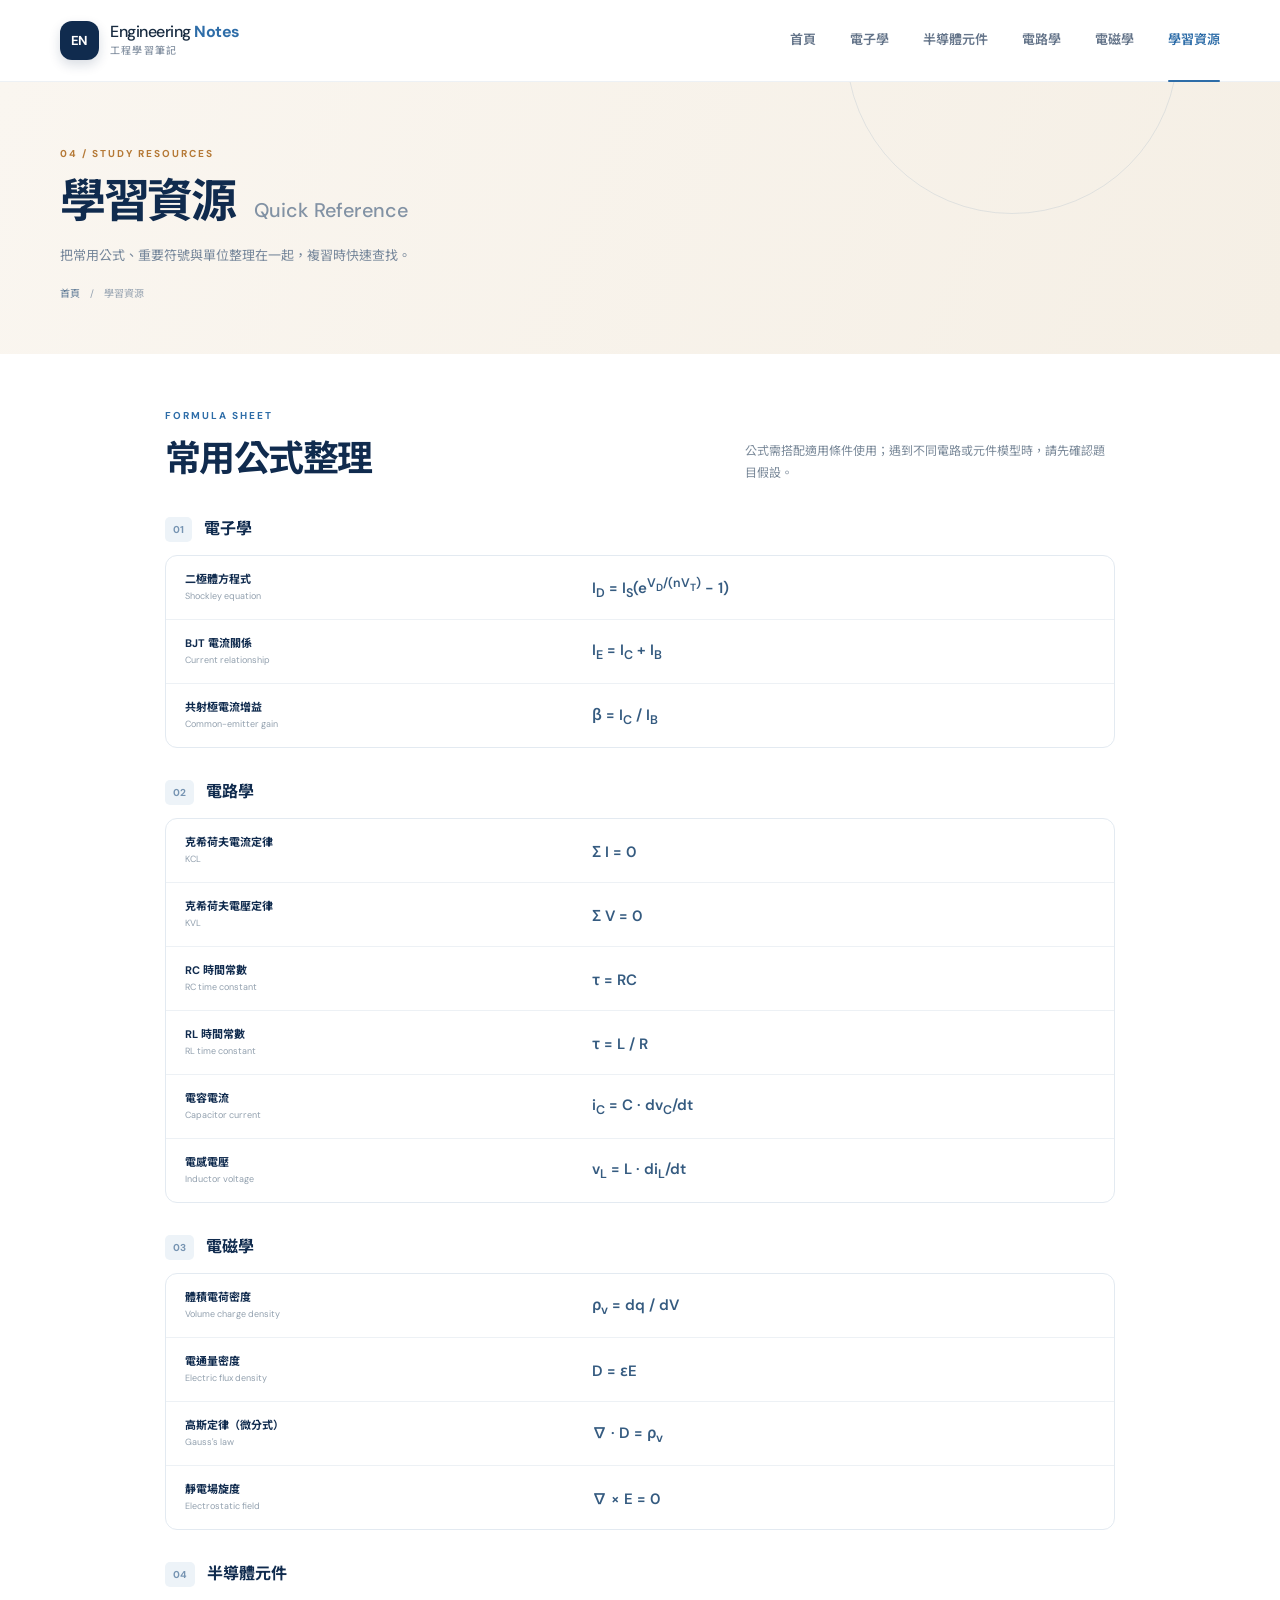
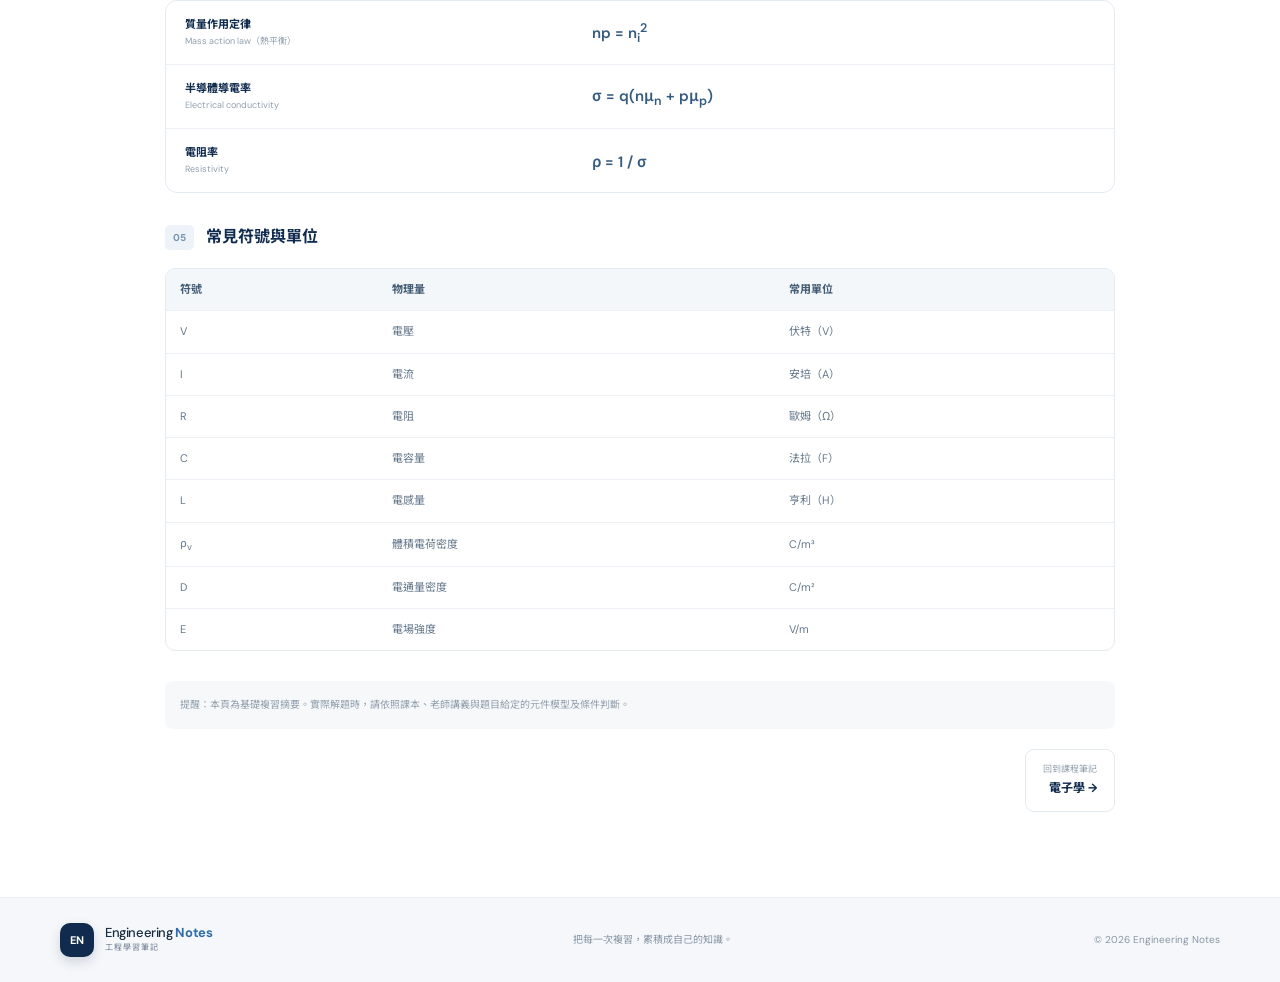
<file: pages/resources.html>
<!doctype html>
<html lang="zh-Hant">
<head><meta charset="utf-8"><meta name="viewport" content="width=device-width, initial-scale=1"><meta name="description" content="工程學習資源：常用公式、符號與單位快速整理。"><title>學習資源｜Engineering Notes</title><link rel="stylesheet" href="../css/style.css"><script src="../js/main.js" defer></script></head>
<body><a class="skip-link" href="#main">跳到主要內容</a>
<header class="site-header"><div class="container nav-wrap"><a class="brand" href="../index.html"><span class="brand-mark">EN</span><span>Engineering <b>Notes</b><small>工程學習筆記</small></span></a><button class="menu-toggle" type="button" aria-expanded="false" aria-controls="primary-nav"><span></span><span></span><span></span><b class="sr-only">切換導覽選單</b></button><nav class="primary-nav" id="primary-nav" aria-label="主要導覽"><a href="../index.html">首頁</a><a href="electronics.html">電子學</a><a href="semiconductor-devices.html">半導體元件</a><a href="circuits.html">電路學</a><a href="electromagnetics.html">電磁學</a><a class="active" href="resources.html" aria-current="page">學習資源</a></nav></div></header>
<main id="main"><section class="page-hero page-hero-amber"><div class="container"><p class="eyebrow">04 / STUDY RESOURCES</p><h1>學習資源 <span>Quick Reference</span></h1><p>把常用公式、重要符號與單位整理在一起，複習時快速查找。</p><div class="breadcrumb"><a href="../index.html">首頁</a><span>/</span><span>學習資源</span></div></div></section>
<section class="section content-section"><div class="container resource-content"><div class="section-heading"><div><p class="eyebrow">FORMULA SHEET</p><h2>常用公式整理</h2></div><p class="section-description">公式需搭配適用條件使用；遇到不同電路或元件模型時，請先確認題目假設。</p></div>
<section class="resource-group"><h3><span class="resource-number">01</span> 電子學</h3><div class="formula-list"><article><div><b>二極體方程式</b><small>Shockley equation</small></div><strong>I<sub>D</sub> = I<sub>S</sub>(e<sup>V<sub>D</sub>/(nV<sub>T</sub>)</sup> − 1)</strong></article><article><div><b>BJT 電流關係</b><small>Current relationship</small></div><strong>I<sub>E</sub> = I<sub>C</sub> + I<sub>B</sub></strong></article><article><div><b>共射極電流增益</b><small>Common-emitter gain</small></div><strong>β = I<sub>C</sub> / I<sub>B</sub></strong></article></div></section>
<section class="resource-group"><h3><span class="resource-number">02</span> 電路學</h3><div class="formula-list"><article><div><b>克希荷夫電流定律</b><small>KCL</small></div><strong>Σ I = 0</strong></article><article><div><b>克希荷夫電壓定律</b><small>KVL</small></div><strong>Σ V = 0</strong></article><article><div><b>RC 時間常數</b><small>RC time constant</small></div><strong>τ = RC</strong></article><article><div><b>RL 時間常數</b><small>RL time constant</small></div><strong>τ = L / R</strong></article><article><div><b>電容電流</b><small>Capacitor current</small></div><strong>i<sub>C</sub> = C · dv<sub>C</sub>/dt</strong></article><article><div><b>電感電壓</b><small>Inductor voltage</small></div><strong>v<sub>L</sub> = L · di<sub>L</sub>/dt</strong></article></div></section>
<section class="resource-group"><h3><span class="resource-number">03</span> 電磁學</h3><div class="formula-list"><article><div><b>體積電荷密度</b><small>Volume charge density</small></div><strong>ρ<sub>v</sub> = dq / dV</strong></article><article><div><b>電通量密度</b><small>Electric flux density</small></div><strong>D = εE</strong></article><article><div><b>高斯定律（微分式）</b><small>Gauss's law</small></div><strong>∇ · D = ρ<sub>v</sub></strong></article><article><div><b>靜電場旋度</b><small>Electrostatic field</small></div><strong>∇ × E = 0</strong></article></div></section>
<section class="resource-group"><h3><span class="resource-number">04</span> 半導體元件</h3><div class="formula-list"><article><div><b>質量作用定律</b><small>Mass action law（熱平衡）</small></div><strong>np = n<sub>i</sub><sup>2</sup></strong></article><article><div><b>半導體導電率</b><small>Electrical conductivity</small></div><strong>σ = q(nμ<sub>n</sub> + pμ<sub>p</sub>)</strong></article><article><div><b>電阻率</b><small>Resistivity</small></div><strong>ρ = 1 / σ</strong></article></div></section>
<section class="resource-group"><h3><span class="resource-number">05</span> 常見符號與單位</h3><div class="table-wrap"><table><thead><tr><th>符號</th><th>物理量</th><th>常用單位</th></tr></thead><tbody><tr><td>V</td><td>電壓</td><td>伏特（V）</td></tr><tr><td>I</td><td>電流</td><td>安培（A）</td></tr><tr><td>R</td><td>電阻</td><td>歐姆（Ω）</td></tr><tr><td>C</td><td>電容量</td><td>法拉（F）</td></tr><tr><td>L</td><td>電感量</td><td>亨利（H）</td></tr><tr><td>ρ<sub>v</sub></td><td>體積電荷密度</td><td>C/m³</td></tr><tr><td>D</td><td>電通量密度</td><td>C/m²</td></tr><tr><td>E</td><td>電場強度</td><td>V/m</td></tr></tbody></table></div></section>
<p class="small-note resource-note">提醒：本頁為基礎複習摘要。實際解題時，請依照課本、老師講義與題目給定的元件模型及條件判斷。</p><div class="page-next"><a href="electronics.html"><span>回到課程筆記</span><strong>電子學 →</strong></a></div></div></div></section></main>
<footer class="site-footer"><div class="container footer-inner"><a class="brand brand-footer" href="../index.html"><span class="brand-mark">EN</span><span>Engineering <b>Notes</b><small>工程學習筆記</small></span></a><p>把每一次複習，累積成自己的知識。</p><span class="copyright">© <span data-year></span> Engineering Notes</span></div></footer></body></html>
</file>
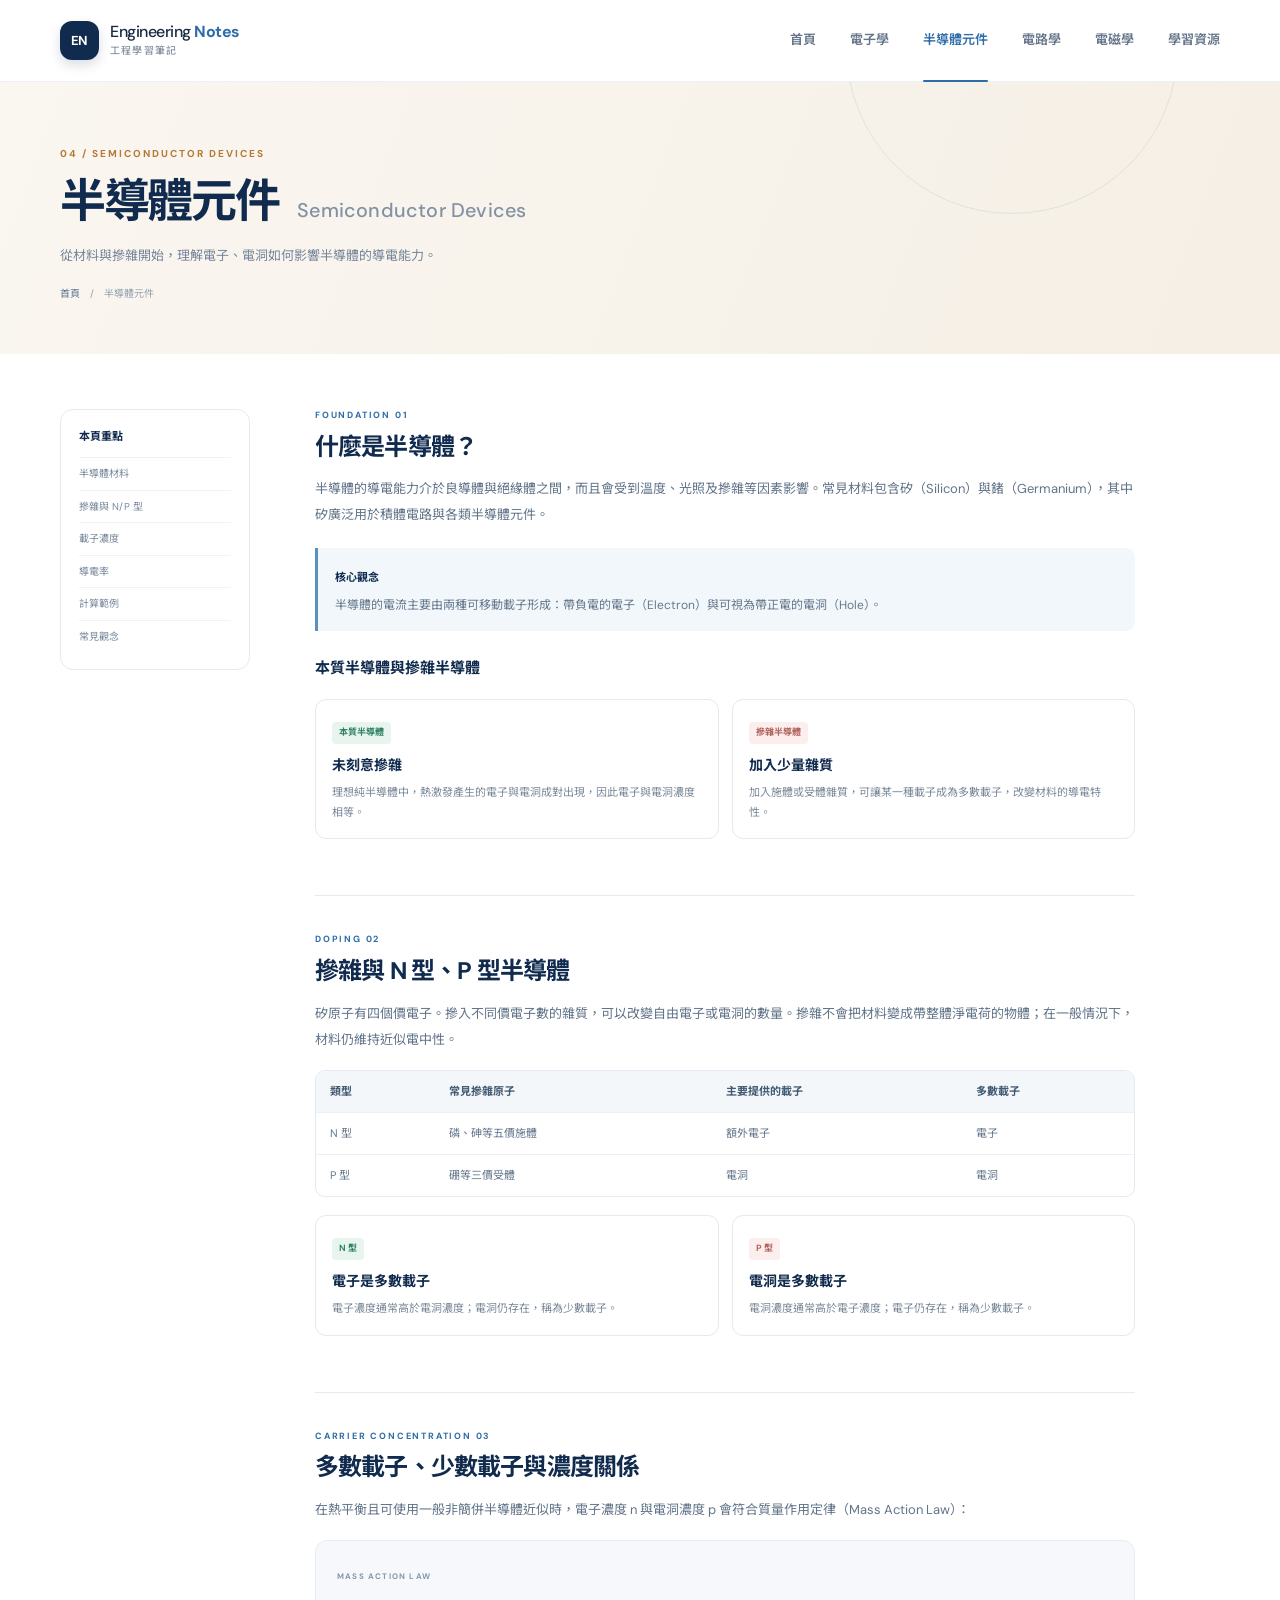
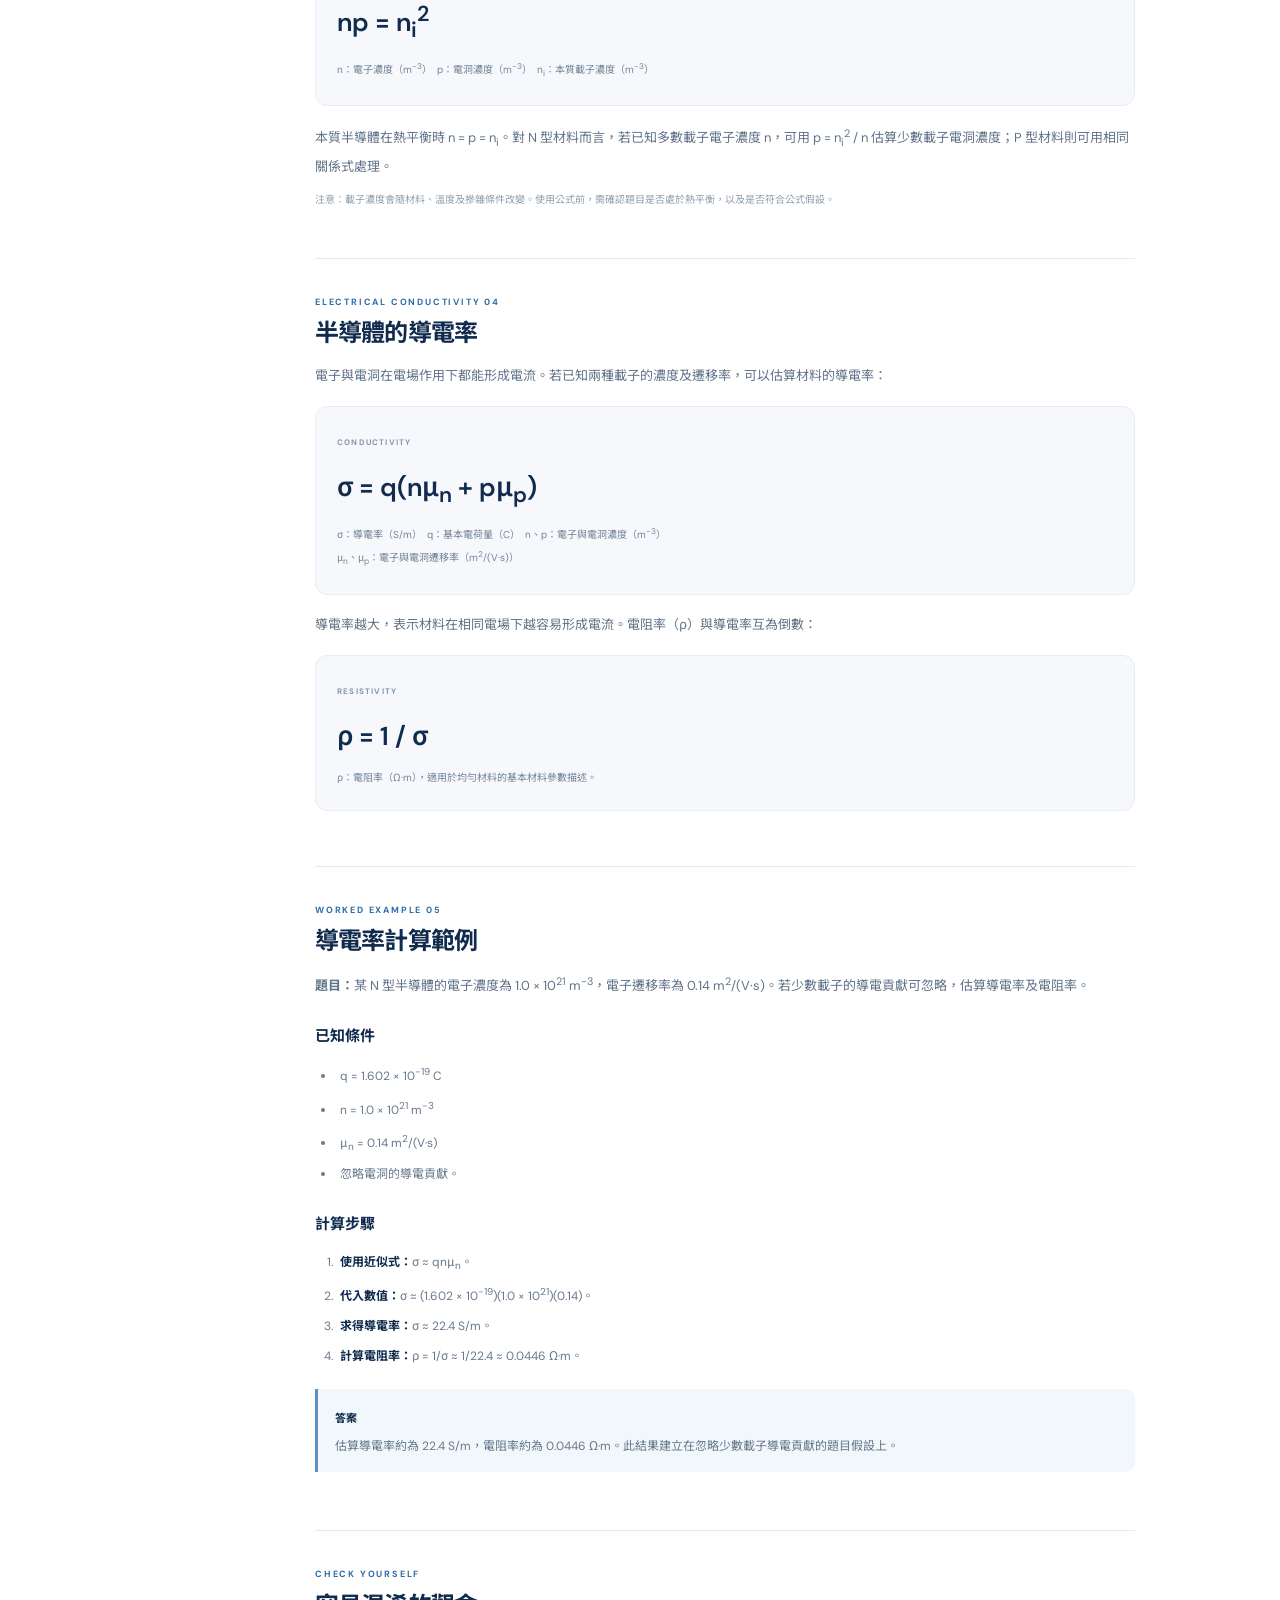
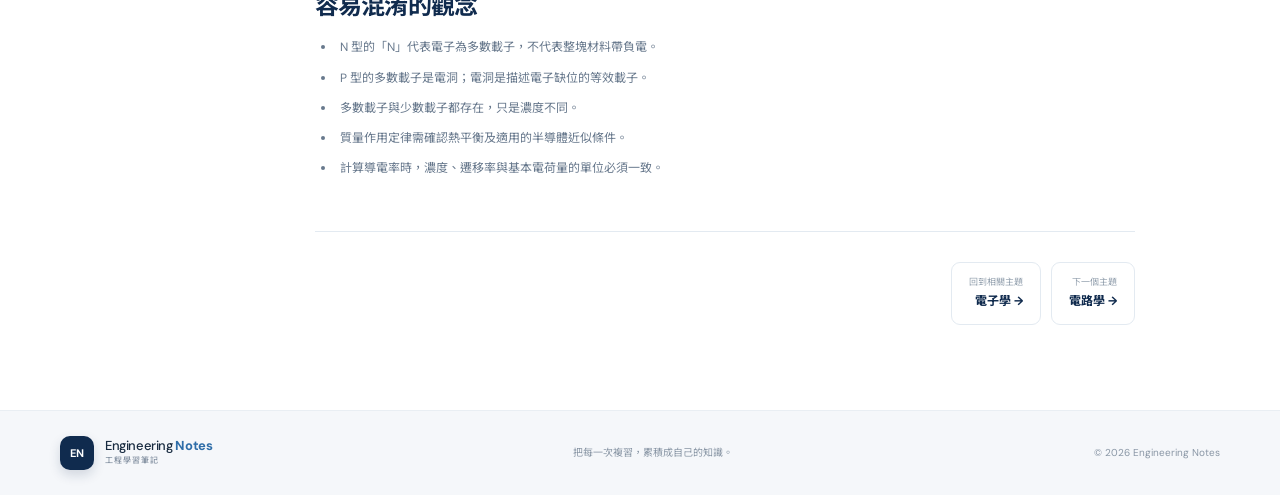
<file: pages/semiconductor-devices.html>
<!doctype html>
<html lang="zh-Hant">
<head>
  <meta charset="utf-8">
  <meta name="viewport" content="width=device-width, initial-scale=1">
  <meta name="description" content="半導體元件筆記：本質與摻雜半導體、載子濃度、導電率與計算範例。">
  <title>半導體元件｜Engineering Notes</title>
  <link rel="stylesheet" href="../css/style.css">
  <script src="../js/main.js" defer></script>
</head>
<body>
  <a class="skip-link" href="#main">跳到主要內容</a>
  <header class="site-header">
    <div class="container nav-wrap">
      <a class="brand" href="../index.html"><span class="brand-mark">EN</span><span>Engineering <b>Notes</b><small>工程學習筆記</small></span></a>
      <button class="menu-toggle" type="button" aria-expanded="false" aria-controls="primary-nav"><span></span><span></span><span></span><b class="sr-only">切換導覽選單</b></button>
      <nav class="primary-nav" id="primary-nav" aria-label="主要導覽">
        <a href="../index.html">首頁</a>
        <a href="electronics.html">電子學</a>
        <a class="active" href="semiconductor-devices.html" aria-current="page">半導體元件</a>
        <a href="circuits.html">電路學</a>
        <a href="electromagnetics.html">電磁學</a>
        <a href="resources.html">學習資源</a>
      </nav>
    </div>
  </header>

  <main id="main">
    <section class="page-hero page-hero-amber">
      <div class="container">
        <p class="eyebrow">04 / SEMICONDUCTOR DEVICES</p>
        <h1>半導體元件 <span>Semiconductor Devices</span></h1>
        <p>從材料與摻雜開始，理解電子、電洞如何影響半導體的導電能力。</p>
        <div class="breadcrumb"><a href="../index.html">首頁</a><span>/</span><span>半導體元件</span></div>
      </div>
    </section>

    <section class="section content-section">
      <div class="container article-layout">
        <aside class="topic-nav">
          <p class="topic-nav-title">本頁重點</p>
          <a href="#intro">半導體材料</a>
          <a href="#doping">摻雜與 N/P 型</a>
          <a href="#carriers">載子濃度</a>
          <a href="#conductivity">導電率</a>
          <a href="#example">計算範例</a>
          <a href="#common">常見觀念</a>
        </aside>

        <div class="article-content">
          <section class="note-block" id="intro">
            <p class="eyebrow">FOUNDATION 01</p>
            <h2>什麼是半導體？</h2>
            <p>半導體的導電能力介於良導體與絕緣體之間，而且會受到溫度、光照及摻雜等因素影響。常見材料包含矽（Silicon）與鍺（Germanium），其中矽廣泛用於積體電路與各類半導體元件。</p>
            <div class="concept-callout"><strong>核心觀念</strong><p>半導體的電流主要由兩種可移動載子形成：帶負電的電子（Electron）與可視為帶正電的電洞（Hole）。</p></div>
            <h3>本質半導體與摻雜半導體</h3>
            <div class="two-column-info">
              <div class="mini-info"><span class="mini-label positive">本質半導體</span><h4>未刻意摻雜</h4><p>理想純半導體中，熱激發產生的電子與電洞成對出現，因此電子與電洞濃度相等。</p></div>
              <div class="mini-info"><span class="mini-label negative">摻雜半導體</span><h4>加入少量雜質</h4><p>加入施體或受體雜質，可讓某一種載子成為多數載子，改變材料的導電特性。</p></div>
            </div>
          </section>

          <section class="note-block" id="doping">
            <p class="eyebrow">DOPING 02</p>
            <h2>摻雜與 N 型、P 型半導體</h2>
            <p>矽原子有四個價電子。摻入不同價電子數的雜質，可以改變自由電子或電洞的數量。摻雜不會把材料變成帶整體淨電荷的物體；在一般情況下，材料仍維持近似電中性。</p>
            <div class="table-wrap"><table><thead><tr><th>類型</th><th>常見摻雜原子</th><th>主要提供的載子</th><th>多數載子</th></tr></thead><tbody>
              <tr><td>N 型</td><td>磷、砷等五價施體</td><td>額外電子</td><td>電子</td></tr>
              <tr><td>P 型</td><td>硼等三價受體</td><td>電洞</td><td>電洞</td></tr>
            </tbody></table></div>
            <div class="two-column-info">
              <div class="mini-info"><span class="mini-label positive">N 型</span><h4>電子是多數載子</h4><p>電子濃度通常高於電洞濃度；電洞仍存在，稱為少數載子。</p></div>
              <div class="mini-info"><span class="mini-label negative">P 型</span><h4>電洞是多數載子</h4><p>電洞濃度通常高於電子濃度；電子仍存在，稱為少數載子。</p></div>
            </div>
          </section>

          <section class="note-block" id="carriers">
            <p class="eyebrow">CARRIER CONCENTRATION 03</p>
            <h2>多數載子、少數載子與濃度關係</h2>
            <p>在熱平衡且可使用一般非簡併半導體近似時，電子濃度 n 與電洞濃度 p 會符合質量作用定律（Mass Action Law）：</p>
            <div class="equation-card"><span class="equation-label">MASS ACTION LAW</span><div class="equation">np = n<sub>i</sub><sup>2</sup></div><p>n：電子濃度（m<sup>−3</sup>）　p：電洞濃度（m<sup>−3</sup>）　n<sub>i</sub>：本質載子濃度（m<sup>−3</sup>）</p></div>
            <p>本質半導體在熱平衡時 n = p = n<sub>i</sub>。對 N 型材料而言，若已知多數載子電子濃度 n，可用 p = n<sub>i</sub><sup>2</sup> / n 估算少數載子電洞濃度；P 型材料則可用相同關係式處理。</p>
            <p class="small-note">注意：載子濃度會隨材料、溫度及摻雜條件改變。使用公式前，需確認題目是否處於熱平衡，以及是否符合公式假設。</p>
          </section>

          <section class="note-block" id="conductivity">
            <p class="eyebrow">ELECTRICAL CONDUCTIVITY 04</p>
            <h2>半導體的導電率</h2>
            <p>電子與電洞在電場作用下都能形成電流。若已知兩種載子的濃度及遷移率，可以估算材料的導電率：</p>
            <div class="equation-card"><span class="equation-label">CONDUCTIVITY</span><div class="equation">σ = q(nμ<sub>n</sub> + pμ<sub>p</sub>)</div><p>σ：導電率（S/m）　q：基本電荷量（C）　n、p：電子與電洞濃度（m<sup>−3</sup>）</p><p>μ<sub>n</sub>、μ<sub>p</sub>：電子與電洞遷移率（m<sup>2</sup>/(V·s)）</p></div>
            <p>導電率越大，表示材料在相同電場下越容易形成電流。電阻率（ρ）與導電率互為倒數：</p>
            <div class="equation-card"><span class="equation-label">RESISTIVITY</span><div class="equation">ρ = 1 / σ</div><p>ρ：電阻率（Ω·m），適用於均勻材料的基本材料參數描述。</p></div>
          </section>

          <section class="note-block" id="example">
            <p class="eyebrow">WORKED EXAMPLE 05</p>
            <h2>導電率計算範例</h2>
            <p><strong>題目：</strong>某 N 型半導體的電子濃度為 1.0 × 10<sup>21</sup> m<sup>−3</sup>，電子遷移率為 0.14 m<sup>2</sup>/(V·s)。若少數載子的導電貢獻可忽略，估算導電率及電阻率。</p>
            <h3>已知條件</h3>
            <ul class="check-list"><li>q = 1.602 × 10<sup>−19</sup> C</li><li>n = 1.0 × 10<sup>21</sup> m<sup>−3</sup></li><li>μ<sub>n</sub> = 0.14 m<sup>2</sup>/(V·s)</li><li>忽略電洞的導電貢獻。</li></ul>
            <h3>計算步驟</h3>
            <ol class="number-steps">
              <li><b>使用近似式：</b>σ ≈ qnμ<sub>n</sub>。</li>
              <li><b>代入數值：</b>σ ≈ (1.602 × 10<sup>−19</sup>)(1.0 × 10<sup>21</sup>)(0.14)。</li>
              <li><b>求得導電率：</b>σ ≈ 22.4 S/m。</li>
              <li><b>計算電阻率：</b>ρ = 1/σ ≈ 1/22.4 ≈ 0.0446 Ω·m。</li>
            </ol>
            <div class="concept-callout"><strong>答案</strong><p>估算導電率約為 22.4 S/m，電阻率約為 0.0446 Ω·m。此結果建立在忽略少數載子導電貢獻的題目假設上。</p></div>
          </section>

          <section class="note-block" id="common">
            <p class="eyebrow">CHECK YOURSELF</p>
            <h2>容易混淆的觀念</h2>
            <ul class="check-list">
              <li>N 型的「N」代表電子為多數載子，不代表整塊材料帶負電。</li>
              <li>P 型的多數載子是電洞；電洞是描述電子缺位的等效載子。</li>
              <li>多數載子與少數載子都存在，只是濃度不同。</li>
              <li>質量作用定律需確認熱平衡及適用的半導體近似條件。</li>
              <li>計算導電率時，濃度、遷移率與基本電荷量的單位必須一致。</li>
            </ul>
          </section>

          <div class="page-next"><a href="electronics.html"><span>回到相關主題</span><strong>電子學 →</strong></a><a href="circuits.html"><span>下一個主題</span><strong>電路學 →</strong></a></div>
        </div>
      </div>
    </section>
  </main>

  <footer class="site-footer"><div class="container footer-inner"><a class="brand brand-footer" href="../index.html"><span class="brand-mark">EN</span><span>Engineering <b>Notes</b><small>工程學習筆記</small></span></a><p>把每一次複習，累積成自己的知識。</p><span class="copyright">© <span data-year></span> Engineering Notes</span></div></footer>
</body>
</html>
</file>
<file: css/style.css>
@import url('https://fonts.googleapis.com/css2?family=DM+Sans:wght@400;500;600;700&family=Noto+Sans+TC:wght@400;500;600;700;800&display=swap');
:root{--navy:#102b4e;--navy-2:#193c65;--blue:#2e6da8;--ink:#182b40;--muted:#64758a;--line:#e3eaf1;--paper:#f6f8fb;--white:#fff;--teal:#2b8c88;--violet:#7866aa;--amber:#b57936;--shadow:0 18px 48px rgba(21,48,79,.09);--radius:20px}*{box-sizing:border-box}html{scroll-behavior:smooth;scroll-padding-top:90px}body{margin:0;background:#fff;color:var(--ink);font-family:"DM Sans","Noto Sans TC",system-ui,-apple-system,"Segoe UI",sans-serif;line-height:1.75}a{color:inherit;text-decoration:none}button{font:inherit}.container{width:min(1160px,calc(100% - 48px));margin-inline:auto}.skip-link{position:absolute;left:-9999px;top:10px;background:#fff;color:var(--navy);padding:10px 14px;z-index:100}.skip-link:focus{left:12px}.sr-only{position:absolute;width:1px;height:1px;padding:0;margin:-1px;overflow:hidden;clip:rect(0,0,0,0);white-space:nowrap;border:0}.site-header{height:82px;background:rgba(255,255,255,.94);border-bottom:1px solid #edf1f5;position:sticky;top:0;z-index:50;backdrop-filter:blur(14px)}.nav-wrap{height:100%;display:flex;align-items:center;justify-content:space-between}.brand{display:flex;gap:11px;align-items:center;font-size:16px;font-weight:500;letter-spacing:-.03em;line-height:1.15}.brand b{color:var(--blue);font-weight:700}.brand small{display:block;color:#8794a4;font:500 10px/1.6 "Noto Sans TC",sans-serif;letter-spacing:.12em}.brand-mark{width:39px;height:39px;border-radius:12px;background:var(--navy);color:#fff;display:grid;place-items:center;font:700 13px "DM Sans",sans-serif;letter-spacing:-.04em;box-shadow:0 5px 12px rgba(16,43,78,.16)}.primary-nav{display:flex;align-items:center;gap:34px}.primary-nav a{font-size:13px;font-weight:600;color:#65758a;transition:.2s}.primary-nav a:hover,.primary-nav a.active{color:var(--blue)}.primary-nav a.active{position:relative}.primary-nav a.active:after{content:"";position:absolute;left:0;right:0;bottom:-30px;height:2px;background:var(--blue);border-radius:2px}.menu-toggle{display:none;border:0;background:transparent;padding:8px}.menu-toggle span{display:block;width:22px;height:2px;background:var(--navy);margin:5px}.hero{position:relative;overflow:hidden;background:linear-gradient(110deg,#f7f9fc 0%,#f2f6fb 62%,#edf3fa 100%);padding:78px 0 86px}.hero:before{content:"";position:absolute;width:620px;height:620px;border:1px solid rgba(64,117,171,.09);border-radius:50%;right:-150px;top:-260px}.hero-grid{display:grid;grid-template-columns:1.02fr .98fr;align-items:center;gap:55px;position:relative;z-index:1}.eyebrow{margin:0 0 17px;color:var(--blue);font:700 10px/1.4 "DM Sans",sans-serif;letter-spacing:.2em}.eyebrow-dot{display:inline-block;width:7px;height:7px;background:#5a9ad0;border-radius:50%;margin-right:8px;box-shadow:0 0 0 4px #dceaf7}.hero h1{font-size:clamp(35px,4.1vw,54px);line-height:1.32;letter-spacing:-.055em;margin:0;color:var(--navy);font-weight:800}.hero h1 span,.section-heading h2 span,.learning-grid h2 span{color:var(--blue)}.hero-lead{font-size:15px;line-height:2;color:#66778b;max-width:520px;margin:24px 0 27px}.hero-actions{display:flex;align-items:center;gap:27px}.button{display:inline-flex;align-items:center;justify-content:center;gap:18px;padding:12px 19px;border-radius:9px;font-size:13px;font-weight:700;transition:.2s}.button-primary{background:var(--navy);color:#fff;box-shadow:0 9px 18px rgba(16,43,78,.14)}.button-primary:hover{background:#244e79;transform:translateY(-2px)}.text-link{font-size:13px;font-weight:700;color:var(--navy-2)}.text-link span{color:var(--blue);margin-left:5px}.hero-note{display:flex;gap:10px;align-items:center;margin-top:42px;color:#8290a0;font-size:11px}.note-icon{width:22px;height:22px;border:1px solid #cfdae6;border-radius:50%;display:grid;place-items:center;color:var(--blue)}.hero-visual{height:370px;position:relative;display:flex;align-items:center;justify-content:center}.visual-card-main{width:min(390px,88%);height:270px;background:linear-gradient(140deg,#102d50,#1b426a);border-radius:20px;padding:23px 25px;color:white;box-shadow:0 28px 55px rgba(21,52,87,.24);position:relative;z-index:2;transform:rotate(-3deg)}.visual-top,.visual-bottom{display:flex;align-items:center;justify-content:space-between}.visual-label{font-size:9px;letter-spacing:.17em;color:#9fb7d1}.live-dot{font-size:9px;color:#a7d5ce}.circuit-art{height:155px;display:grid;place-items:center;margin:2px 0}.circuit-art svg{width:100%;max-height:150px}.visual-bottom{border-top:1px solid rgba(255,255,255,.14);padding-top:14px}.visual-bottom small{display:block;color:#98b0c9;font-size:9px}.visual-bottom strong{font-size:12px;letter-spacing:.03em}.progress-ring{width:35px;height:35px;border:1px solid #5e91be;border-radius:50%;display:grid;place-items:center;font-size:10px;color:#c6d9ed}.floating-chip{position:absolute;z-index:3;display:flex;align-items:center;gap:11px;background:#fff;border:1px solid #e6edf4;border-radius:12px;padding:10px 15px;box-shadow:0 10px 28px rgba(21,48,79,.12)}.chip-one{top:30px;right:0}.chip-two{bottom:31px;left:0}.chip-symbol{width:34px;height:34px;display:grid;place-items:center;border-radius:9px;background:#eaf2fa;color:var(--blue);font-size:20px;font-weight:700}.floating-chip b,.floating-chip small{display:block}.floating-chip b{font-size:11px;color:var(--navy)}.floating-chip small{font-size:9px;color:#8794a4}.hero-orbit{position:absolute;border:1px solid rgba(65,117,166,.14);border-radius:50%;z-index:0}.orbit-one{width:400px;height:400px}.orbit-two{width:475px;height:475px}.stats-strip{border-bottom:1px solid var(--line);background:#fff}.stats-grid{height:95px;display:grid;grid-template-columns:repeat(3,1fr) 1.3fr;align-items:center}.stats-grid>div{display:flex;align-items:baseline;gap:11px;border-right:1px solid var(--line);padding-left:20px}.stats-grid>div:first-child{padding-left:0}.stats-grid strong{font:700 22px "DM Sans",sans-serif;color:var(--navy)}.stats-grid span{font-size:11px;color:#8694a5}.stats-grid p{margin:0;text-align:right;font-size:11px;color:#8391a2;letter-spacing:.08em}.section{padding:88px 0}.section-heading{display:flex;justify-content:space-between;align-items:end;gap:30px;margin-bottom:34px}.section-heading .eyebrow{margin-bottom:10px}.section-heading h2,.learning-grid h2{margin:0;color:var(--navy);font-size:clamp(27px,3vw,36px);line-height:1.45;letter-spacing:-.045em}.section-description{max-width:370px;margin:0;color:#7a8999;font-size:12px;line-height:1.9}.course-grid{display:grid;grid-template-columns:repeat(4,minmax(0,1fr));gap:19px}.course-card{position:relative;padding:25px 25px 21px;border:1px solid var(--line);border-radius:16px;background:#fff;min-height:278px;transition:.25s;overflow:hidden}.course-card:after{content:"";position:absolute;width:150px;height:150px;border-radius:50%;right:-80px;top:-75px;background:var(--wash);opacity:.75}.course-card:hover{transform:translateY(-5px);box-shadow:var(--shadow);border-color:#d7e2ed}.course-blue{--accent:#477eaf;--wash:#edf4fb}.course-teal{--accent:#398c83;--wash:#eaf6f3}.course-violet{--accent:#8271b2;--wash:#f2eff9}.course-amber{--accent:#ad783d;--wash:#f8f1e8}.course-card-top{display:flex;justify-content:space-between;align-items:center;position:relative;z-index:1}.course-index{font:700 9px "DM Sans",sans-serif;letter-spacing:.15em;color:#8b9aaa}.course-icon{width:42px;height:42px;background:var(--wash);border-radius:12px;display:grid;place-items:center;font-size:26px;color:var(--accent)}.course-card h3{margin:18px 0 7px;font-size:21px;color:var(--navy)}.course-card p{font-size:12px;line-height:1.9;color:#7a8999;min-height:47px;margin:0}.tag-row{display:flex;flex-wrap:wrap;gap:6px;margin-top:17px}.tag-row span{font-size:9px;padding:3px 8px;border-radius:4px;color:var(--accent);background:var(--wash)}.card-link{display:flex;align-items:center;justify-content:space-between;margin-top:19px;padding-top:13px;border-top:1px solid var(--line);font-size:11px;font-weight:700;color:var(--navy)}.card-link span{font-size:16px;color:var(--accent)}.featured-section{padding-top:0}.featured-panel{min-height:330px;border-radius:22px;background:linear-gradient(115deg,#112e51,#1c466f);padding:47px 62px;display:grid;grid-template-columns:1fr 1fr;align-items:center;overflow:hidden;position:relative}.featured-panel:after{content:"";position:absolute;width:460px;height:460px;border:1px solid rgba(255,255,255,.08);border-radius:50%;right:-110px;top:-220px}.featured-copy{position:relative;z-index:1}.featured-copy .eyebrow{color:#92b9df}.featured-copy h2{font-size:30px;line-height:1.45;color:#fff;letter-spacing:-.04em;margin:0}.featured-copy p:not(.eyebrow){font-size:12px;color:#b2c4d7;max-width:390px;line-height:1.9;margin:15px 0 23px}.button-light{background:#fff;color:var(--navy)}.button-light:hover{background:#edf5fc;transform:translateY(-2px)}.formula-preview{height:225px;position:relative;display:grid;place-items:center}.formula-window{width:320px;background:#fff;border-radius:12px;overflow:hidden;box-shadow:0 19px 40px rgba(0,0,0,.19);transform:rotate(3deg);position:relative;z-index:1}.window-bar{height:30px;background:#f1f4f7;display:flex;align-items:center;padding:0 12px;gap:5px}.window-bar i{width:6px;height:6px;border-radius:50%;background:#b9c5d1}.window-bar span{margin-left:8px;color:#99a6b4;font-size:7px;letter-spacing:.15em}.formula-content{padding:18px 22px 20px}.formula-content small{font-size:9px;color:#8593a2}.formula{font:600 23px "DM Sans","Noto Sans TC",sans-serif;color:var(--navy);margin:5px 0 10px}.fraction{display:inline-flex;vertical-align:middle;flex-direction:column;text-align:center;font-size:.65em;line-height:1.25}.fraction span:first-child{border-bottom:1px solid currentColor}.formula-divider{height:1px;background:#e8edf2;margin:12px 0}.formula-caption{font-size:8px;color:#9aa6b3}.formula-orb{position:absolute;right:10px;bottom:0;width:60px;height:60px;border:1px solid rgba(182,212,239,.55);border-radius:50%;display:grid;place-items:center;color:#b6d4ef;font:italic 20px Georgia}.learning-section{padding-top:35px}.learning-grid{display:grid;grid-template-columns:.9fr 1.1fr;gap:100px;align-items:center}.learning-grid .eyebrow{margin-bottom:10px}.learning-grid .section-description{margin-top:18px}.learning-steps article{display:flex;gap:23px;padding:19px 0;border-bottom:1px solid var(--line)}.learning-steps article:first-child{padding-top:0}.learning-steps article>span{font:600 13px "DM Sans",sans-serif;color:#7da1c4;padding-top:3px}.learning-steps h3{margin:0 0 4px;color:var(--navy);font-size:14px}.learning-steps p{margin:0;color:#8290a0;font-size:11px}.site-footer{background:#f5f7fa;border-top:1px solid #e9eef3;padding:25px 0}.footer-inner{display:flex;align-items:center;justify-content:space-between;gap:20px}.brand-footer .brand-mark{width:34px;height:34px;border-radius:10px;font-size:11px}.brand-footer{font-size:13px}.brand-footer small{font-size:8px}.footer-inner>p,.copyright{font-size:10px;color:#8996a5;margin:0}.page-hero{padding:65px 0 52px;background:#f4f7fb;position:relative;overflow:hidden}.page-hero:after{content:"";position:absolute;width:330px;height:330px;border:1px solid rgba(56,105,155,.12);border-radius:50%;right:8%;top:-200px}.page-hero .container{position:relative;z-index:1}.page-hero .eyebrow{margin-bottom:11px}.page-hero h1{font-size:clamp(34px,4vw,46px);letter-spacing:-.05em;line-height:1.3;color:var(--navy);margin:0}.page-hero h1 span{font-size:.43em;letter-spacing:.01em;color:#8292a4;margin-left:12px;font-weight:500}.page-hero>div>p:not(.eyebrow){font-size:13px;color:#75869a;margin:13px 0 17px}.page-hero-blue{background:linear-gradient(110deg,#f2f7fc,#eaf2fa)}.page-hero-teal{background:linear-gradient(110deg,#f1f8f7,#eaf5f2)}.page-hero-violet{background:linear-gradient(110deg,#f5f3fa,#eeebf7)}.page-hero-amber{background:linear-gradient(110deg,#faf6f0,#f5efe5)}.page-hero-teal .eyebrow{color:var(--teal)}.page-hero-violet .eyebrow{color:var(--violet)}.page-hero-amber .eyebrow{color:var(--amber)}.breadcrumb{display:flex;gap:10px;align-items:center;font-size:10px;color:#95a2b0}.breadcrumb a{color:#5c7894}.content-section{padding:55px 0 85px}.article-layout{display:grid;grid-template-columns:190px minmax(0,1fr);gap:65px;align-items:start}.topic-nav{position:sticky;top:112px;border:1px solid var(--line);border-radius:13px;padding:17px 18px;background:#fff}.topic-nav-title{font-size:11px;font-weight:700;color:var(--navy);margin:0 0 11px}.topic-nav a{display:block;font-size:10px;color:#78899b;padding:7px 0;border-top:1px solid #f0f3f6}.topic-nav a:hover{color:var(--blue)}.article-content{min-width:0;max-width:820px}.note-block{padding:0 0 38px;margin:0 0 37px;border-bottom:1px solid var(--line);scroll-margin-top:105px}.note-block:last-of-type{margin-bottom:20px}.note-block .eyebrow{font-size:9px;margin:0 0 8px}.note-block h2{font-size:24px;line-height:1.4;letter-spacing:-.035em;color:var(--navy);margin:0 0 13px}.note-block h3{font-size:15px;color:var(--navy);margin:24px 0 9px}.note-block>p:not(.eyebrow){font-size:13px;color:#627489;line-height:2;margin:10px 0}.concept-callout{background:#f2f7fb;border-left:3px solid #5b90bd;border-radius:0 9px 9px 0;padding:14px 17px;margin:20px 0}.concept-callout strong{font-size:11px;color:var(--navy)}.concept-callout p{font-size:12px;line-height:1.9;color:#65788c;margin:4px 0 0}.two-column-info{display:grid;grid-template-columns:1fr 1fr;gap:13px;margin:18px 0}.mini-info{border:1px solid var(--line);border-radius:11px;padding:16px}.mini-label{display:inline-block;font-size:9px;font-weight:700;padding:3px 7px;border-radius:4px}.mini-label.positive{background:#e8f5ef;color:#318265}.mini-label.negative{background:#fceeed;color:#b2635e}.mini-info h4{margin:9px 0 5px;color:var(--navy);font-size:14px}.mini-info p{margin:0;color:#7a8999;font-size:11px;line-height:1.8}.mini-equation{font:600 19px "DM Sans",sans-serif;color:var(--navy);margin:6px 0}.equation-card{background:#f6f8fb;border:1px solid #e7edf4;border-radius:12px;padding:19px 21px;margin:17px 0}.equation-label{font:700 8px "DM Sans",sans-serif;letter-spacing:.15em;color:#8297ac}.equation{font:600 clamp(19px,2.8vw,26px) "DM Sans","Noto Sans TC",sans-serif;color:var(--navy);padding:12px 0;overflow-wrap:anywhere}.equation-card p{margin:4px 0;color:#748499;font-size:10px;line-height:1.8}.table-wrap{overflow-x:auto;margin:17px 0;border:1px solid var(--line);border-radius:10px}table{border-collapse:collapse;width:100%;min-width:490px;font-size:11px;text-align:left}th{background:#f4f7fa;color:#435c75;font-weight:700}th,td{padding:11px 14px;border-bottom:1px solid #edf1f5}td{color:#65778b}tbody tr:last-child td{border-bottom:0}.small-note{font-size:10px!important;color:#91a0ae!important}.check-list,.number-steps{padding-left:21px;color:#68798d;font-size:12px;line-height:2.1}.check-list li,.number-steps li{padding-left:4px;margin:5px 0}.number-steps b{color:var(--navy)}.page-next{display:flex;justify-content:flex-end;gap:10px;padding-top:10px}.page-next a{display:flex;flex-direction:column;align-items:flex-end;padding:12px 17px;border:1px solid var(--line);border-radius:9px;transition:.2s}.page-next a:hover{border-color:#b7ccdf;background:#f8fbfd}.page-next span{font-size:9px;color:#93a0ae}.page-next strong{font-size:12px;color:var(--navy)}.resource-content{max-width:950px}.resource-content .section-heading{margin-bottom:25px}.resource-group{margin:30px 0}.resource-group h3{display:flex;align-items:center;gap:12px;color:var(--navy);font-size:16px;margin:0 0 12px}.resource-number{font:700 10px "DM Sans",sans-serif;color:#7694b2;background:#edf3f8;padding:6px 8px;border-radius:5px}.formula-list{border:1px solid var(--line);border-radius:12px;overflow:hidden}.formula-list article{display:grid;grid-template-columns:1fr 1.3fr;gap:20px;align-items:center;padding:14px 19px;border-bottom:1px solid #edf1f5}.formula-list article:last-child{border-bottom:0}.formula-list article>div b,.formula-list article>div small{display:block}.formula-list article>div b{font-size:11px;color:var(--navy)}.formula-list article>div small{font-size:9px;color:#92a0ae}.formula-list article>strong{font:600 15px "DM Sans","Noto Sans TC",sans-serif;color:#355b80;overflow-wrap:anywhere}.resource-note{margin-top:25px!important;padding:15px;background:#f7f8fa;border-radius:8px}
@media(max-width:900px){.course-grid{grid-template-columns:repeat(2,minmax(0,1fr))}.primary-nav{gap:19px}.hero-grid{gap:20px}.hero-visual{transform:scale(.92)}.featured-panel{padding:40px}.learning-grid{gap:55px}.article-layout{gap:35px}}
@media(max-width:700px){.container{width:min(100% - 34px,560px)}.site-header{height:70px}.brand{font-size:14px}.brand-mark{width:35px;height:35px}.menu-toggle{display:block}.primary-nav{display:none;position:absolute;top:69px;left:0;right:0;padding:13px 22px 20px;background:#fff;border-bottom:1px solid var(--line);box-shadow:0 12px 18px rgba(18,43,71,.07);align-items:stretch;gap:0}.primary-nav.is-open{display:flex;flex-direction:column}.primary-nav a{padding:11px 2px;border-bottom:1px solid #f0f3f6}.primary-nav a.active:after{display:none}.hero{padding:53px 0 55px}.hero-grid{grid-template-columns:1fr;gap:5px}.hero h1{font-size:37px}.hero-lead{font-size:13px;margin:17px 0 21px}.hero-note{margin-top:25px}.hero-visual{height:290px;transform:none;margin-top:10px}.visual-card-main{height:235px;width:min(350px,88%);padding:18px 20px}.circuit-art{height:125px}.chip-one{right:0;top:8px}.chip-two{left:0;bottom:8px}.floating-chip{padding:7px 10px}.chip-symbol{width:29px;height:29px}.stats-grid{height:auto;padding:18px 0;grid-template-columns:repeat(3,1fr);row-gap:11px}.stats-grid>div{padding-left:10px;gap:6px;justify-content:center}.stats-grid>div:first-child{padding-left:0}.stats-grid strong{font-size:18px}.stats-grid span{font-size:9px}.stats-grid p{grid-column:1/-1;text-align:center;margin-top:4px}.section{padding:60px 0}.section-heading{display:block}.section-heading h2,.learning-grid h2{font-size:27px}.section-description{margin-top:12px}.course-grid{grid-template-columns:1fr;gap:12px}.course-card{min-height:0;padding:20px}.course-card p{min-height:0}.featured-section{padding-top:0}.featured-panel{grid-template-columns:1fr;padding:31px 25px 20px}.featured-copy h2{font-size:25px}.formula-preview{height:210px;margin-top:8px}.formula-window{width:min(300px,90%)}.learning-section{padding-top:10px}.learning-grid{grid-template-columns:1fr;gap:28px}.footer-inner{flex-wrap:wrap}.footer-inner>p{order:3;width:100%}.copyright{font-size:9px}.page-hero{padding:48px 0 37px}.page-hero h1{font-size:34px}.page-hero h1 span{display:block;margin:5px 0 0;font-size:13px}.page-hero>div>p:not(.eyebrow){font-size:12px}.content-section{padding:30px 0 60px}.article-layout{grid-template-columns:1fr;gap:22px}.topic-nav{position:static;display:flex;flex-wrap:wrap;gap:7px;padding:12px}.topic-nav-title{width:100%;margin:0 0 2px}.topic-nav a{border:1px solid #e8edf2;padding:5px 9px;border-radius:5px;font-size:9px}.note-block{padding-bottom:27px;margin-bottom:27px}.note-block h2{font-size:21px}.note-block>p:not(.eyebrow){font-size:12px}.two-column-info{grid-template-columns:1fr}.equation{font-size:20px}.formula-list article{grid-template-columns:1fr;gap:5px;padding:12px 14px}.formula-list article>strong{font-size:14px}.resource-content .section-heading{margin-bottom:15px}}
@media(prefers-reduced-motion:reduce){html{scroll-behavior:auto}*,*:before,*:after{transition:none!important;animation:none!important}}
</file>
